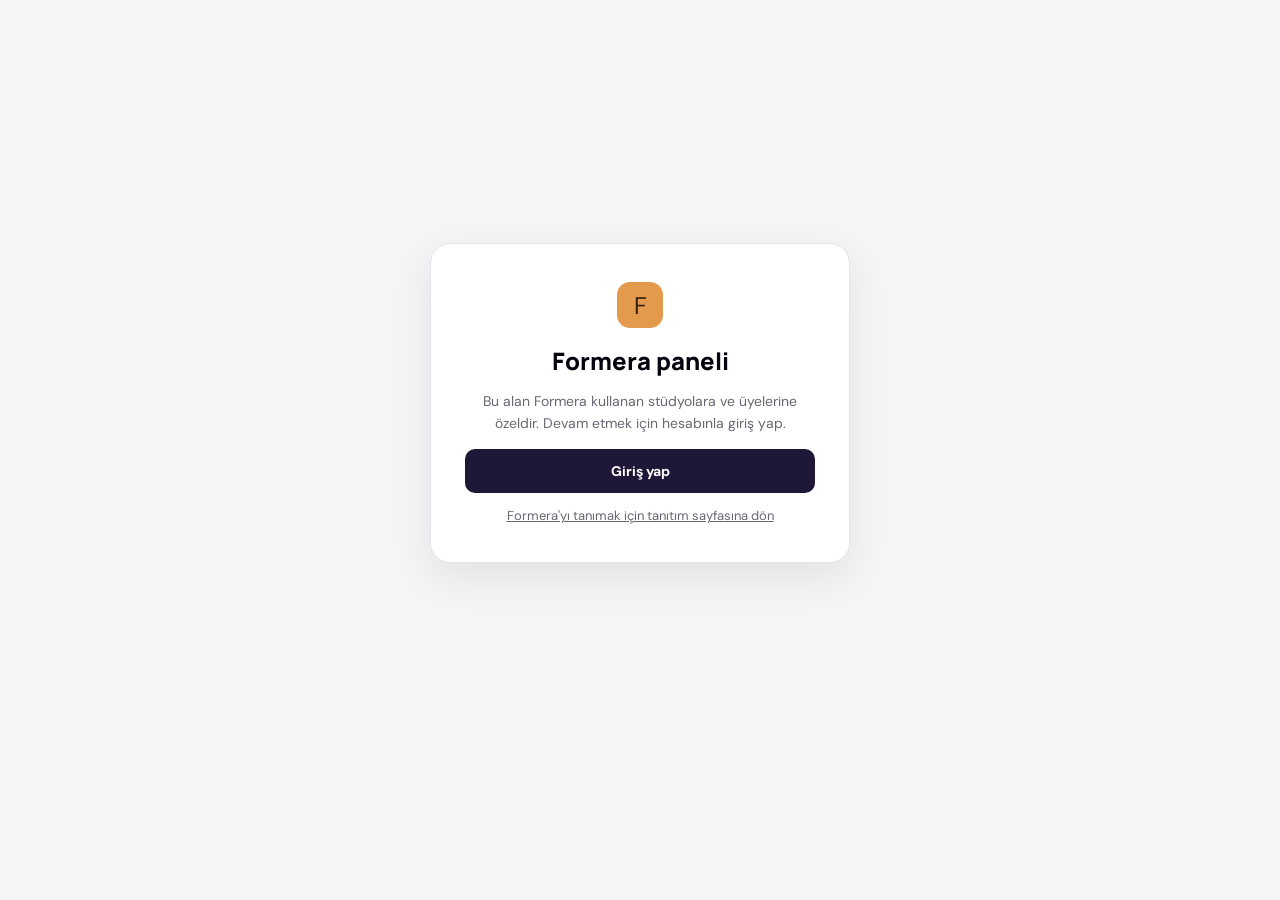
<file: dashboard.html>
<!doctype html>
<html lang="tr">
<head>
  <meta charset="UTF-8" />
  <meta name="viewport" content="width=device-width, initial-scale=1.0" />
  <meta name="theme-color" content="#f5f5f5" />
  <meta name="apple-mobile-web-app-capable" content="yes" />
  <meta name="apple-mobile-web-app-title" content="Formera" />
  <meta name="apple-mobile-web-app-status-bar-style" content="black-translucent" />
  <title>Formera — Stüdyo Yönetimi</title>
  <link rel="manifest" href="manifest.webmanifest?v=20260828-2" />
  <link rel="icon" href="favicon.svg?v=20260828-5" type="image/svg+xml" />
  <link rel="shortcut icon" href="favicon.svg?v=20260828-5" type="image/svg+xml" />
  <link rel="apple-touch-icon" href="assets/apple-touch-icon.png?v=20260828-2" />

  <!-- Yazı tipleri kendi origin'imizden; Google Fonts hotlink'i KVKK gereği kaldırıldı. -->
  <link rel="preload" as="font" type="font/woff2" href="assets/fonts/dm-sans-latin-ext-400-normal.woff2" crossorigin>
  <link rel="stylesheet" href="assets/fonts/fonts.css?v=20260818-1">
  <link rel="stylesheet" href="styles.css?v=20260919-1" />
</head>
<body>
  <div class="app-shell">
    <aside class="sidebar">
      <button class="sidebar-close" type="button" aria-label="Sol menüyü kapat">×</button>
      <a class="brand sidebar-brand" href="./" aria-label="Formera ana sayfa">
        <img class="dashboard-brand-mark" src="assets/formera-favicon.svg?v=20260828-6" alt="" aria-hidden="true" height="32" />
        <span class="dashboard-brand-logo brand-word-logo" aria-label="Formera">form<b>era</b></span>
        <span class="sidebar-studio-brand" id="sidebarStudioBrand" hidden>
          <span class="studio-avatar sidebar-studio-avatar" id="sidebarStudioAvatar">NF</span>
          <span class="sidebar-studio-copy"><strong id="sidebarStudioName">Stüdyo</strong><small id="sidebarStudioTag">İşletme paneli</small></span>
        </span>
      </a>

      <nav class="nav" aria-label="Ana menü">
        <p class="nav-label" data-studio-nav>Stüdyo</p>
        <button class="nav-item active" data-page="dashboard" data-studio-nav><span>⌂</span> Genel bakış</button>
        <button class="nav-item" data-page="members" data-studio-nav><span>♙</span> Üyeler <b id="memberCount">48</b></button>
        <button class="nav-item" data-page="programs" data-studio-nav><span>▤</span> Programlar</button>
        <button class="nav-item" data-page="calendar" data-studio-nav><span>□</span> Seanslar</button>
        <p class="nav-label" data-studio-nav>İşletme</p>
        <button class="nav-item" data-page="finance" data-studio-nav><span>◒</span> Finans</button>
        <button class="nav-item" data-page="team" data-studio-nav><span>♧</span> Ekip</button>
        <button class="nav-more-toggle" type="button" data-studio-nav aria-expanded="false"><span>⋯</span> Daha fazla <b>⌄</b></button>
        <div class="nav-more-group" data-secondary-nav hidden>
          <button class="nav-item" data-page="reports" data-studio-nav><span>↗</span> Haftalık özet</button>
          <button class="nav-item" data-page="growth" data-studio-nav><span>✦</span> İş geliştirme</button>
        </div>
        <p class="nav-label" data-admin-nav>Formera</p>
        <button class="nav-item" data-page="pilot" data-admin-nav><span>⚑</span> Admin · Pilot takibi</button>
        <button class="nav-item" type="button" data-install hidden><span>⤓</span> Ana ekrana ekle</button>
      </nav>

      <div class="studio-card">
        <span class="studio-avatar" id="studioAvatar">NF</span>
        <div><strong id="studioName">NorthFit Studio</strong><small id="studioLocation">Kadıköy · İstanbul</small></div>
        <button aria-label="Stüdyo değiştir" data-action="cycle-studio">↻</button>
      </div>
      <a class="sidebar-powered" id="sidebarPowered" href="index.html" aria-label="Formera ana sayfa" hidden>
        <span class="powered-mark" aria-hidden="true">F</span>
        <span class="powered-copy"><span class="pb">powered by</span><span class="pf">form<b>era</b></span></span>
      </a>
    </aside>
    <div class="sidebar-backdrop" aria-hidden="true"></div>

    <main>
      <header class="topbar">
        <button class="mobile-menu" data-action="toggle-sidebar" aria-label="Menüyü aç">☰</button>
        <label class="search"><span>⌕</span><input placeholder="Üye, program veya işlem ara..." /></label>
        <div class="top-actions">
          <button class="ai-top-button" data-action="ai-assistant" type="button"><span>✦ AI Asistan</span><small>Studio AI</small></button>
          <button class="backend-pill workspace-pill" id="workspaceSwitch" type="button" hidden>Salon paneli</button>
          <button class="backend-pill" id="backendStatus" type="button">Demo mod</button>
          <button class="icon-button" aria-label="Bildirimler">♢<i></i></button>
          <button class="role-switch" id="roleSwitch"><span>İşletmeci</span><small>Üye görünümü</small></button>
          <span class="user-avatar">OY</span>
        </div>
      </header>

      <section class="content" id="appContent">
          <!-- JS çalışmazsa/engellenirse panel boş ekran olarak kalamaz.
               Bu blok ilk render'da JS tarafından değiştirilir; gizleme
               JS'in opt-in'idir, tersi değil. -->
          <section class="empty-state" id="appFallback">
            <span class="eyebrow">FORMERA</span>
            <h1>Panel yüklenemedi</h1>
            <p>Bu sayfa çalışmak için JavaScript'e ihtiyaç duyuyor. Tarayıcında JavaScript kapalıysa aç, açıksa sayfayı yenile.</p>
            <p>Sorun sürerse <a href="./">tanıtım sayfasına</a> dönebilir veya <a href="mailto:destek@formera.me">destek@formera.me</a> adresine yazabilirsin.</p>
          </section>
        </section>
    </main>
  </div>

  <div class="toast" id="toast" role="status"></div>
  <dialog class="modal ai-assistant-modal" id="aiAssistantModal">
    <div class="modal-panel">
      <div class="modal-head">
        <div><span class="eyebrow">STUDIO AI</span><h2>Sesli AI asistan</h2></div>
        <button class="modal-close" aria-label="Kapat">×</button>
      </div>
      <div id="aiAssistantBody"></div>
    </div>
  </dialog>
  <dialog class="modal" id="memberModal">
    <form method="dialog" id="memberForm">
      <div class="modal-head"><div><span class="eyebrow" id="memberModalEyebrow">YENİ KAYIT</span><h2 id="memberModalTitle">Yeni üye ekle</h2></div><button value="cancel" class="modal-close" aria-label="Kapat">×</button></div>
      <label>Ad soyad<input name="name" required placeholder="Örn. Ayşe Yılmaz"></label>
      <div class="form-grid"><label>Antrenör<select name="trainer"></select></label><label>Diyetisyen<select name="dietitian"></select></label></div>
      <label>Paket<select name="package"><option>12 Seans</option><option>8 Seans</option><option>24 Seans</option></select></label>
      <label>Telefon<input name="phone" inputmode="tel" placeholder="05xx xxx xx xx"></label>
      <label>Giriş e-postası<input name="email" type="email" placeholder="uye@email.com"></label>
      <p class="invite-note">Bu e-posta üyenin giriş kimliği olur. Üye aynı e-postayla hesap oluşturunca otomatik üye ekranına düşer.</p>
      <label>Fotoğraf veya avatar<input name="avatar" type="file" accept="image/*"></label>
      <div class="modal-actions"><button value="cancel" class="secondary">Vazgeç</button><button type="submit" value="default" class="primary">Üyeyi kaydet</button></div>
    </form>
  </dialog>
  <dialog class="modal" id="financeModal">
    <form method="dialog" id="financeForm">
      <div class="modal-head"><div><span class="eyebrow">FİNANS</span><h2>Gelir / gider ekle</h2></div><button value="cancel" class="modal-close" aria-label="Kapat">×</button></div>
      <label>İşlem adı<input name="title" required placeholder="Örn. 12 seans paket satışı"></label>
      <div class="form-grid"><label>Tip<select name="type"><option value="income">Gelir</option><option value="expense">Gider</option></select></label><label>Tutar<input name="amount" required inputmode="numeric" placeholder="9600"></label></div>
      <div class="form-grid"><label>Kategori<input name="category" placeholder="Paket satışı"></label><label>Tarih<input name="date" type="date"></label></div>
      <label>Durum<select name="status"><option value="paid">Ödendi</option><option value="pending">Bekliyor</option></select></label>
      <div class="modal-actions"><button value="cancel" class="secondary">Vazgeç</button><button type="submit" value="default" class="primary">İşlemi kaydet</button></div>
    </form>
  </dialog>
  <dialog class="modal" id="programModal">
    <form method="dialog" id="programForm">
      <div class="modal-head"><div><span class="eyebrow">PROGRAM</span><h2>Program oluştur</h2></div><button value="cancel" class="modal-close" aria-label="Kapat">×</button></div>
      <label>Program adı<input name="title" required placeholder="Örn. Alt vücut güç"></label>
      <div class="form-grid"><label>Hedef<input name="goal" placeholder="Kuvvet ve form"></label><label>Seviye<select name="level"><option>Başlangıç</option><option>Orta</option><option>İleri</option><option>Herkes</option></select></label></div>
      <div class="form-grid"><label>Süre / dk<input name="duration" inputmode="numeric" placeholder="45"></label><label>Atanan üye<input name="assigned" placeholder="Selin Aksoy"></label></div>
      <label>Egzersizler<textarea name="exercises" required rows="5" placeholder="Goblet squat · 4 × 10&#10;Romanian deadlift · 3 × 12"></textarea></label>
      <div class="modal-actions"><button value="cancel" class="secondary">Vazgeç</button><button type="submit" value="default" class="primary">Programı kaydet</button></div>
    </form>
  </dialog>
  <dialog class="modal" id="sessionModal">
    <form method="dialog" id="sessionForm">
      <div class="modal-head"><div><span class="eyebrow">TAKVİM</span><h2>Seans ekle</h2></div><button value="cancel" class="modal-close" aria-label="Kapat">×</button></div>
      <div class="form-grid"><label>Tarih<input name="date" type="date" required></label><label>Saat<input name="time" type="time" required></label></div>
      <div class="form-grid"><label>Üye<input name="member" placeholder="Selin Aksoy"></label><label>Antrenör<select name="trainer"></select></label></div>
      <div class="form-grid"><label>Program<input name="program" placeholder="Alt vücut güç"></label><label>Salon<select name="room"><option>Salon A</option><option>Salon B</option><option>Online</option></select></label></div>
      <div class="form-grid"><label>Seans tipi<select name="sessionType"><option value="one_to_one">Birebir</option><option value="group">Grup</option><option value="online">Online</option></select></label><label>Kapasite<input name="capacity" type="number" min="1" max="100" value="1" required></label></div>
      <label class="check-row"><input name="isMakeupSlot" type="checkbox"> <span><strong>Telafi dersi kontenjanı aç</strong><small>Bu slot yalnızca işletmecinin onayladığı telafi talebi için kullanılabilir.</small></span></label>
      <div class="modal-actions"><button value="cancel" class="secondary">Vazgeç</button><button type="submit" value="default" class="primary">Seansı kaydet</button></div>
    </form>
  </dialog>
  <dialog class="modal" id="trainerModal">
    <form method="dialog" id="trainerForm">
      <div class="modal-head"><div><span class="eyebrow">EKİP</span><h2>Ekip üyesi ekle</h2></div><button value="cancel" class="modal-close" aria-label="Kapat">×</button></div>
      <label>Ad<input name="name" required placeholder="Örn. Derya"></label>
      <div class="form-grid"><label>Ekibin rolü<select name="teamRole"><option value="trainer">Antrenör</option><option value="dietitian">Diyetisyen</option></select></label><label>Uzmanlık<input name="specialty" placeholder="Pilates · mobilite"></label></div>
      <div class="form-grid"><label>Telefon<input name="phone" inputmode="tel" placeholder="05xx xxx xx xx"></label><label>Prim %<input name="commission" inputmode="numeric" placeholder="15"></label></div>
      <label>Giriş e-postası<input name="email" type="email" placeholder="antrenor@email.com"></label>
      <p class="invite-note">Bu e-posta ekip üyesinin giriş kimliği olur. Davetli kullanıcı aynı e-postayla giriş yaptığında kendi uzman ekranına yönlenir.</p>
      <label>Fotoğraf veya avatar<input name="avatar" type="file" accept="image/*"></label>
      <div class="modal-actions"><button value="cancel" class="secondary">Vazgeç</button><button type="submit" value="default" class="primary">Ekip üyesini kaydet</button></div>
    </form>
  </dialog>
  <dialog class="modal" id="trainerTaskModal">
    <form method="dialog" id="trainerTaskForm">
      <div class="modal-head"><div><span class="eyebrow">GÖREV</span><h2>Antrenöre görev / öneri ver</h2></div><button value="cancel" class="modal-close" aria-label="Kapat">×</button></div>
      <label>Antrenör<select name="trainer"></select></label>
      <label>Görev başlığı<input name="title" required placeholder="Örn. Riskli üyeleri ara"></label>
      <div class="form-grid"><label>Öncelik<select name="priority"><option value="medium">Normal</option><option value="high">Yüksek</option><option value="low">Düşük</option></select></label><label>Bitiş tarihi<input name="dueDate" type="date"></label></div>
      <label>Not / öneri<textarea name="note" rows="4" placeholder="Kısa açıklama, öneri veya takip notu"></textarea></label>
      <div class="modal-actions"><button value="cancel" class="secondary">Vazgeç</button><button type="submit" value="default" class="primary">Görevi gönder</button></div>
    </form>
  </dialog>
  <dialog class="modal" id="sessionRequestModal">
    <form method="dialog" id="sessionRequestForm">
      <div class="modal-head"><div><span class="eyebrow">SEANS TALEBİ</span><h2>Uygun olduğun zamanı iste</h2></div><button value="cancel" class="modal-close" aria-label="Kapat">×</button></div>
      <div class="form-grid"><label>Tarih<input name="requestedDate" type="date" required></label><label>Saat<input name="requestedTime" type="time"></label></div>
      <label>Not (isteğe bağlı)<textarea name="note" rows="3" maxlength="300" placeholder="Örn. Akşam saatlerini tercih ederim"></textarea></label>
      <div class="modal-actions"><button value="cancel" class="secondary">Vazgeç</button><button type="submit" value="default" class="primary">Talebi gönder</button></div>
    </form>
  </dialog>
  <dialog class="modal" id="announcementModal">
    <form method="dialog" id="announcementForm">
      <div class="modal-head"><div><span class="eyebrow">DUYURU</span><h2>Üyelerine duyuru yaz</h2></div><button value="cancel" class="modal-close" aria-label="Kapat">×</button></div>
      <label>Başlık<input name="title" required maxlength="120" placeholder="Örn. Bu hafta salon 14:00'te kapalı"></label>
      <label>Mesaj<textarea name="body" rows="4" maxlength="1000" placeholder="Üyelerin göreceği duyuru metni"></textarea></label>
      <div class="modal-actions"><button value="cancel" class="secondary">Vazgeç</button><button type="submit" value="default" class="primary">Yayınla</button></div>
    </form>
  </dialog>
  <dialog class="modal" id="measurementModal">
    <form method="dialog" id="measurementForm">
      <div class="modal-head"><div><span class="eyebrow">İLERLEME ÖLÇÜMÜ</span><h2>Üyenin ölçümünü kaydet</h2></div><button value="cancel" class="modal-close" aria-label="Kapat">×</button></div>
      <div class="form-grid"><label>Üye<select name="member"></select></label><label>Tarih<input name="measuredOn" type="date"></label></div>
      <div class="form-grid"><label>Kilo (kg)<input name="weight" type="number" step="0.1" min="0" inputmode="decimal" placeholder="Örn. 78.5"></label><label>Yağ oranı (%)<input name="bodyFat" type="number" step="0.1" min="0" max="100" inputmode="decimal" placeholder="Örn. 22"></label></div>
      <div class="form-grid"><label>Kas (kg)<input name="muscle" type="number" step="0.1" min="0" inputmode="decimal"></label><label>Bel (cm)<input name="waist" type="number" step="0.1" min="0" inputmode="decimal"></label></div>
      <div class="form-grid"><label>Göğüs (cm)<input name="chest" type="number" step="0.1" min="0" inputmode="decimal"></label><label>Kalça (cm)<input name="hip" type="number" step="0.1" min="0" inputmode="decimal"></label></div>
      <div class="form-grid"><label>Kol (cm)<input name="arm" type="number" step="0.1" min="0" inputmode="decimal"></label><label>Bacak (cm)<input name="thigh" type="number" step="0.1" min="0" inputmode="decimal"></label></div>
      <label>Not<textarea name="note" rows="2" placeholder="İsteğe bağlı kısa not"></textarea></label>
      <div class="modal-actions"><button value="cancel" class="secondary">Vazgeç</button><button type="submit" value="default" class="primary">Ölçümü kaydet</button></div>
    </form>
  </dialog>
  <dialog class="modal" id="memberTaskModal">
    <form method="dialog" id="memberTaskForm">
      <div class="modal-head"><div><span class="eyebrow">ÜYE AKSİYONU</span><h2>Üyeye program, görev veya beslenme notu ekle</h2></div><button value="cancel" class="modal-close" aria-label="Kapat">×</button></div>
      <div class="form-grid"><label>Üye<select name="member"></select></label><label>Tür<select name="type"><option value="workout">Antrenman görevi</option><option value="nutrition">Beslenme notu</option><option value="followup">Genel takip görevi</option></select></label></div>
      <label>Başlık<input name="title" required placeholder="Örn. Protein takibi"></label>
      <div class="form-grid"><label>Uzman<select name="trainer"></select></label><label>Bitiş tarihi<input name="dueDate" type="date"></label></div>
      <label>Komut / açıklama<textarea name="note" rows="5" required placeholder="Üyenin göreceği net talimatı yaz. Örn. Bugün her ana öğünde protein kaynağı ekle."></textarea></label>
      <div class="modal-actions"><button value="cancel" class="secondary">Vazgeç</button><button type="submit" value="default" class="primary">Üyeye gönder</button></div>
    </form>
  </dialog>
  <dialog class="modal" id="pilotLeadModal">
    <form method="dialog" id="pilotLeadForm">
      <div class="modal-head"><div><span class="eyebrow">PİLOT ADAYI</span><h2>Pilot adayı ekle</h2></div><button value="cancel" class="modal-close" aria-label="Kapat">×</button></div>
      <label>Yetkili adı<input name="name" required placeholder="Örn. Ayhan Demir"></label>
      <label>Stüdyo adı<input name="studio" required placeholder="Örn. CoreLab PT"></label>
      <div class="form-grid"><label>Şehir<input name="city" placeholder="İstanbul"></label><label>Telefon / WhatsApp<input name="phone" inputmode="tel" placeholder="05xx xxx xx xx"></label></div>
      <div class="form-grid"><label>Üye sayısı<select name="members"><option>0–50</option><option>51–150</option><option>151–300</option><option>300+</option></select></label><label>Aşama<select name="stage"><option value="lead">Başvuru</option><option value="demo">Demo</option><option value="pilot">Pilot</option><option value="proposal">Teklif</option><option value="won">Kazandı</option><option value="lost">Kaybedildi</option></select></label></div>
      <div class="form-grid"><label>Paket<select name="package"><option value="starter">Starter</option><option value="studio" selected>Studio</option><option value="studio_ai">Studio AI</option></select></label><label>Aktivasyon<select name="activationStatus"><option value="pending">Manuel aktivasyon bekliyor</option><option value="active">Aktif</option><option value="paused">Duraklatıldı</option></select></label></div>
      <label>Öncelik / ihtiyaç<input name="goal" placeholder="Örn. Antrenör takibini görünür yapmak"></label>
      <div class="form-grid"><label>Sonraki aksiyon<input name="nextAction" placeholder="Örn. Demo tarihi belirle"></label><label>Takip tarihi<input name="followUpDate" type="date"></label></div>
      <label>Aylık teklif / TL<input name="value" inputmode="numeric" placeholder="1490"></label>
      <div class="modal-actions"><button value="cancel" class="secondary">Vazgeç</button><button type="submit" value="default" class="primary">Adayı kaydet</button></div>
    </form>
  </dialog>
  <dialog class="modal signature-modal" id="signatureModal">
    <form method="dialog" id="signatureForm">
      <div class="modal-head"><div><span class="eyebrow">İMZA</span><h2>Dijital onay al</h2></div><button value="cancel" class="modal-close" aria-label="Kapat">×</button></div>
      <label>Üye<input name="member" required placeholder="Selin Aksoy"></label>
      <label>Onay tipi<select name="type"><option>Aydınlatma ve üyelik onayı</option><option>PT paket sözleşmesi</option><option>Ölçüm ve takip onayı</option><option>Seans katılım onayı</option></select></label>
      <div class="signature-pad-wrap">
        <canvas id="signatureCanvas" width="620" height="220" aria-label="İmza alanı"></canvas>
        <small>Üye parmağıyla veya mouse ile imza atabilir.</small>
      </div>
      <div class="modal-actions"><button type="button" class="secondary" data-action="clear-signature">Temizle</button><button value="cancel" class="secondary">Vazgeç</button><button type="submit" value="default" class="primary">İmzayı kaydet</button></div>
    </form>
  </dialog>
  <dialog class="modal" id="studioBrandModal">
    <form method="dialog" id="studioBrandForm">
      <div class="modal-head"><div><span class="eyebrow">MARKA</span><h2>Sayfayı özelleştir</h2></div><button value="cancel" class="modal-close" aria-label="Kapat">×</button></div>
      <label>İşletme adı<input name="name" required placeholder="NorthFit Studio"></label>
      <label>Konum / kısa açıklama<input name="location" placeholder="Kadıköy · İstanbul"></label>
      <label>Tam adres<textarea name="address" rows="3" placeholder="Cadde, sokak, bina no, ilçe / şehir"></textarea></label>
      <div class="form-grid"><label>Telefon<input name="phone" inputmode="tel" placeholder="05xx xxx xx xx"></label><label>WhatsApp<input name="whatsapp" inputmode="tel" placeholder="905xx xxx xx xx"></label></div>
      <div class="form-grid"><label>Instagram<input name="instagram" placeholder="@studiohesabi"></label><label>Web sitesi<input name="website" inputmode="url" placeholder="https://..."></label></div>
      <label>Google Maps / konum linki<input name="mapUrl" inputmode="url" placeholder="https://maps.google.com/..."></label>
      <div class="form-grid"><label>Kısa kod<input name="initials" maxlength="4" placeholder="NF"></label><label>Vurgu rengi<input name="accentColor" type="color" value="#d9ff64"></label></div>
      <label>Logo veya işletme avatarı<input name="logo" type="file" accept="image/*"></label>
      <div class="modal-actions"><button value="cancel" class="secondary">Vazgeç</button><button type="submit" value="default" class="primary">Markayı kaydet</button></div>
    </form>
  </dialog>
  <dialog class="modal onboarding-modal" id="onboardingModal">
    <form method="dialog" id="onboardingForm">
      <div class="modal-head">
        <div><span class="eyebrow" id="onboardingEyebrow">İLK KURULUM</span><h2 id="onboardingTitle">Salonunu 5 adımda hazırla</h2></div>
        <button type="button" class="modal-close" id="onboardingClose" aria-label="Kapat">×</button>
      </div>
      <div class="onboarding-progress" aria-label="Kurulum adımları">
        <span class="active">1</span><span>2</span><span>3</span><span>4</span><span>5</span>
      </div>
      <section class="onboarding-step active" data-step="0">
        <h3>İşletme bilgileri</h3>
        <label>Salon adı<input name="studioName" required placeholder="Örn. NorthFit Studio"></label>
        <label>İşletme sahibi<input name="ownerName" required placeholder="Örn. Ömer Yıldız"></label>
        <div class="form-grid"><label>Kısa konum<input name="studioLocation" placeholder="Kadıköy · İstanbul"></label><label>Telefon<input name="studioPhone" inputmode="tel" placeholder="05xx xxx xx xx"></label></div>
        <label>Adres<textarea name="studioAddress" rows="3" placeholder="Cadde, sokak, bina no, ilçe / şehir"></textarea></label>
        <div class="form-grid"><label>Instagram<input name="studioInstagram" placeholder="@studiohesabi"></label><label>Logo<input name="studioLogo" type="file" accept="image/*"></label></div>
      </section>
      <section class="onboarding-step" data-step="1">
        <h3>İlk antrenör</h3>
        <label>Ad soyad<input name="trainerName" required placeholder="Örn. Ece Yılmaz"></label>
        <div class="form-grid"><label>E-posta<input name="trainerEmail" type="email" placeholder="antrenor@email.com"></label><label>Telefon<input name="trainerPhone" inputmode="tel" placeholder="05xx xxx xx xx"></label></div>
        <label>Uzmanlık<input name="trainerSpecialty" placeholder="Kuvvet · postür · kilo kontrol"></label>
      </section>
      <section class="onboarding-step" data-step="2">
        <h3>İlk üye</h3>
        <label>Ad soyad<input name="memberName" required placeholder="Örn. Selin Aksoy"></label>
        <div class="form-grid"><label>E-posta<input name="memberEmail" type="email" placeholder="uye@email.com"></label><label>Telefon<input name="memberPhone" inputmode="tel" placeholder="05xx xxx xx xx"></label></div>
        <label>Paket<select name="memberPackage"><option>12 Seans</option><option>8 Seans</option><option>24 Seans</option></select></label>
      </section>
      <section class="onboarding-step" data-step="3">
        <h3>İlk program</h3>
        <label>Program adı<input name="programTitle" required placeholder="Örn. Başlangıç full body"></label>
        <div class="form-grid"><label>Hedef<input name="programGoal" placeholder="Kuvvet ve form"></label><label>Süre / dk<input name="programDuration" inputmode="numeric" placeholder="45"></label></div>
        <label>Egzersizler<textarea name="programExercises" required rows="5" placeholder="Goblet squat · 3 × 12&#10;TRX row · 3 × 10&#10;Dead bug · 3 × 12"></textarea></label>
      </section>
      <section class="onboarding-step" data-step="4">
        <h3>Hazırız</h3>
        <p class="modal-note">İşletme profilin, ilk antrenörün, üyen ve programın hazır. Giriş e-postası girilen ekip üyelerine Formera’ya katılım bağlantısı gönderilir.</p>
        <div class="setup-summary">
          <div><span>1</span><strong>İşletme profili</strong><small>Logo, adres ve iletişim</small></div>
          <div><span>2</span><strong>Ekip + üye</strong><small>Giriş e-postalarıyla hazır</small></div>
          <div><span>3</span><strong>İlk program</strong><small>Üye ekranına atanır</small></div>
        </div>
      </section>
      <div class="modal-actions onboarding-actions">
        <button type="button" class="secondary" id="onboardingSkip">Kurulumu sonra tamamla</button>
        <button type="button" class="secondary" id="onboardingBack">Geri</button>
        <button type="button" class="primary" id="onboardingNext">İleri</button>
        <button type="submit" class="primary" id="onboardingFinish">Hoş geldin, panele geç</button>
      </div>
    </form>
  </dialog>
  <dialog class="modal" id="trialModal">
    <div class="modal-panel trial-panel">
      <div class="trial-celebration" aria-hidden="true">✦ &nbsp; ✦ &nbsp; 🎉 &nbsp; ✦ &nbsp; ✦</div>
      <div class="modal-head"><div><span class="eyebrow">KUTLAMA · FORMERA PİLOT</span><h2>Harika, stüdyon hazır!</h2></div><button class="modal-close" id="closeTrialModal" aria-label="Kapat">×</button></div>
      <p class="trial-intro">Şimdi hiçbir kart bilgisi girmeden 14 günlük canlı Formera deneyimini başlatabilirsin.</p>
      <div class="setup-summary trial-summary">
        <div><span>14</span><strong>Günlük deneme</strong><small>Kart bilgisi gerekmez</small></div>
        <div><span>✓</span><strong>Canlı stüdyo paneli</strong><small>Ekip, üye, program ve seans akışı</small></div>
        <div><span>→</span><strong>Sonraki adım</strong><small>Deneme sonunda planını birlikte seçersin</small></div>
      </div>
      <p class="modal-note">Denemeyi başlattığında stüdyo panelin aktif kalır. Ödeme bilgisi bu ekranda alınmaz; pilot paket aktivasyonu şimdilik manuel yürütülür.</p>
      <div class="modal-actions"><button type="button" class="secondary" id="reviewPlansLater">Planları sonra incele</button><button type="button" class="primary" id="startPilotTrial">14 günlük denemeyi başlat</button></div>
    </div>
  </dialog>
  <dialog class="modal" id="supabaseModal">
    <div class="modal-panel formera-login-panel">
      <div class="formera-login-top">
        <a class="formera-login-brand" href="index.html" aria-label="Formera ana sayfa">
          <span class="brand-mark" aria-hidden="true">F</span><span class="brand-word-logo">form<b>era</b></span>
        </a>
        <button class="modal-close" id="closeSupabaseModal" aria-label="Kapat">×</button>
      </div>
      <div class="formera-login-copy">
        <h2 id="supabaseModalTitle">Formera hesabına giriş</h2>
        <p id="loginWelcomeText">İşletme, antrenör veya üye hesabınla devam et.</p>
      </div>
      <div class="login-tabs formera-login-tabs" id="loginTabs" role="tablist" aria-label="Giriş rolü">
        <button type="button" class="active" data-login-role="owner" role="tab" aria-selected="true"><span>◫</span> İşletme</button>
        <button type="button" data-login-role="trainer" role="tab" aria-selected="false"><span>⌁</span> Antrenör</button>
        <button type="button" data-login-role="member" role="tab" aria-selected="false"><span>◌</span> Üye</button>
      </div>
      <form id="supabaseConfigForm">
        <label>Project URL<input name="url" required placeholder="https://xxxxx.supabase.co"></label>
        <label>Anon public key<textarea name="anonKey" required rows="4" placeholder="eyJhbGciOi..."></textarea></label>
        <div class="modal-actions"><button type="button" class="secondary" id="clearSupabaseConfig">Bağlantıyı temizle</button><button type="submit" class="primary">Ayarları kaydet</button></div>
      </form>
      <div class="account-alert" id="accountAlert" role="status" aria-live="polite"></div>
      <form id="supabaseAuthForm" class="formera-login-form">
        <button type="button" class="google-signin-button" id="googleSignIn"><span class="google-signin-mark" aria-hidden="true">G</span> Google ile devam et</button>
        <div class="login-divider" id="googleLoginDivider" aria-hidden="true"><span>veya e-posta ile</span></div>
        <label id="loginEmailLabel">İşletme e-postası<input name="email" type="email" required placeholder="owner@email.com"></label>
        <label>Şifre<span class="password-field"><input name="password" type="password" required placeholder="Şifreni gir"><button type="button" id="togglePassword" aria-label="Şifreyi göster">👁</button></span></label>
        <div class="modal-actions formera-login-actions"><button type="submit" class="primary">Giriş yap</button><button type="button" class="secondary" id="signupSupabase">İşletme hesabı oluştur</button></div>
        <div class="formera-login-utility"><button type="button" class="text-button" id="switchSupabaseAccount">Başka hesapla giriş yap</button><button type="button" class="text-button" id="logoutSupabase">Çıkış yap</button></div>
      </form>
      <p class="formera-login-footer">İşletme hesabı açtığında kart bilgisi istemeden 14 günlük canlı deneme başlatırsın. Antrenör ve üye hesapları yalnızca kişisel davet bağlantısıyla etkinleştirilir. <a href="privacy.html" target="_blank" rel="noopener">Gizlilik Politikası</a> · <a href="terms.html" target="_blank" rel="noopener">Kullanım Koşulları</a></p>
    </div>
  </dialog>

  <dialog class="modal" id="inviteModal" aria-labelledby="inviteModalTitle">
    <form method="dialog" id="inviteForm" class="stack-form">
      <div class="modal-head">
        <div>
          <p class="eyebrow">DAVET GÖNDERİMİ</p>
          <h3 id="inviteModalTitle">Formera davetini onayla</h3>
        </div>
        <button type="button" class="modal-close" value="cancel" aria-label="Kapat">×</button>
      </div>
      <p class="muted">Davet, yalnızca aşağıdaki gönderimi onayladığında e-posta olarak iletilir.</p>
      <label>
        Alıcı
        <input id="inviteRecipient" type="text" readonly>
      </label>
      <label>
        Gönderim önizlemesi
        <textarea id="inviteMessage" rows="6" readonly></textarea>
      </label>
      <p class="helper-text">Alıcı, güvenli bağlantıdan şifresini belirler ve rolüne uygun Formera alanına yönlendirilir.</p>
      <div class="modal-actions">
        <button type="button" class="secondary" value="cancel">Vazgeç</button>
        <button type="submit" class="primary">Daveti gönder</button>
      </div>
    </form>
  </dialog>

  <input id="fullBackupImport" type="file" accept="application/json" hidden>
  <script src="config.js?v=20260728-1"></script>
  <!-- supabase-js 2.112.3, sabit sürümle repoda tutulur. CDN bağımlılığı yok:
       kesinti, kurumsal firewall veya ülke bazlı engel paneli kilitleyemez. -->
  <script src="vendor/supabase-js-2.112.3.min.js?v=20260817-1"></script>
  <script src="pwa.js?v=20260729-1"></script>
  <script src="app.js?v=20260919-1"></script>
  <script src="install.js?v=20260828-1"></script>

</body>
</html>
</file>
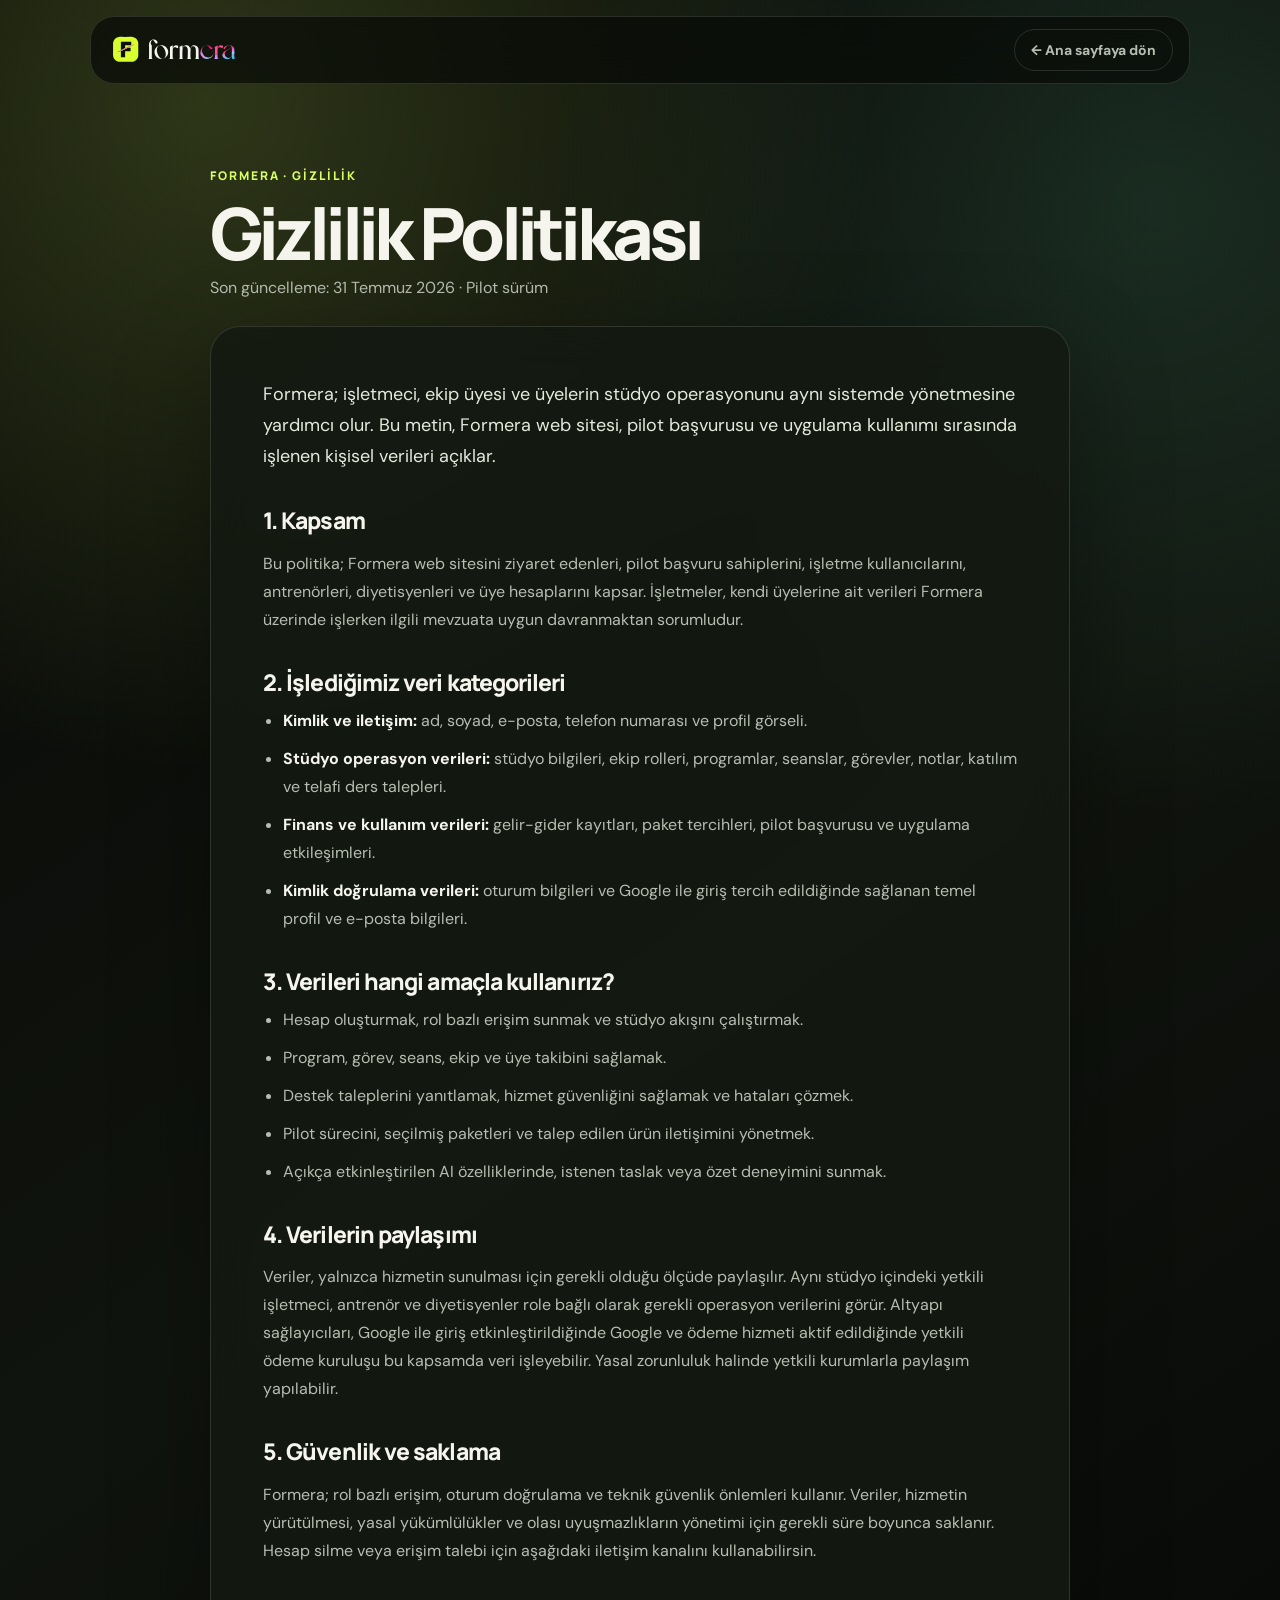
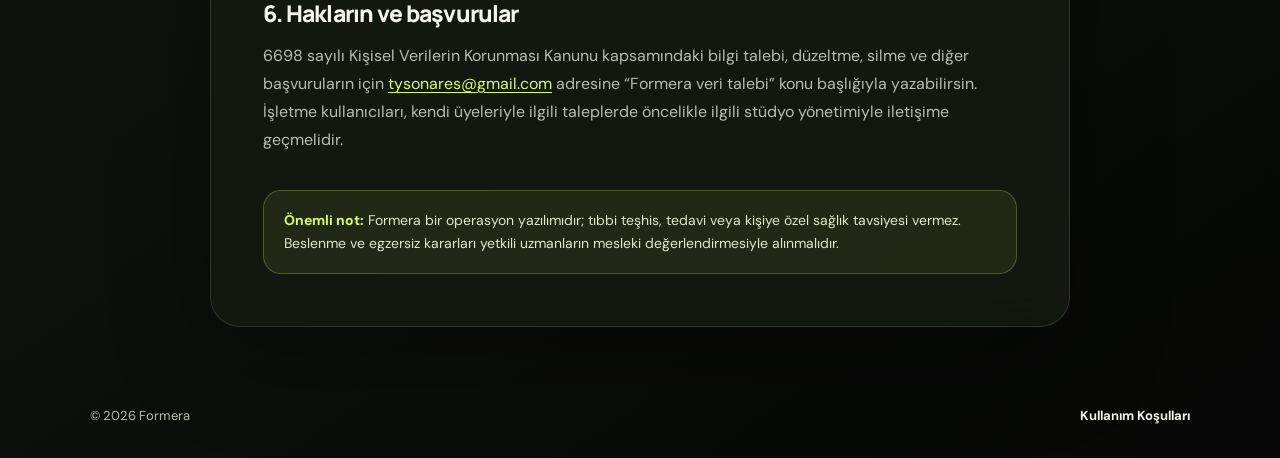
<file: privacy.html>
<!doctype html>
<html lang="tr">
<head>
  <meta charset="UTF-8" />
  <meta name="viewport" content="width=device-width, initial-scale=1.0" />
  <meta name="theme-color" content="#090b08" />
  <meta name="description" content="Formera Gizlilik Politikası" />
  <title>Gizlilik Politikası — Formera</title>
  <link rel="icon" href="favicon.svg?v=20260828-5" type="image/svg+xml" />
  <link rel="apple-touch-icon" href="favicon.svg?v=20260828-5" />
  <link rel="preconnect" href="https://fonts.googleapis.com">
  <link rel="preconnect" href="https://fonts.gstatic.com" crossorigin>
  <link href="https://fonts.googleapis.com/css2?family=DM+Sans:wght@400;500;600;700&family=Manrope:wght@600;700;800&display=swap" rel="stylesheet">
  <link rel="stylesheet" href="legal.css?v=20260731-1" />
</head>
<body>
  <div class="noise" aria-hidden="true"></div>
  <header class="legal-header">
    <a class="brand" href="index.html" aria-label="Formera ana sayfa"><img src="assets/formera-logo.svg?v=20260726-2" alt="Formera" /></a>
    <a class="back-link" href="index.html">← Ana sayfaya dön</a>
  </header>
  <main class="legal-wrap">
    <section class="legal-hero">
      <span>FORMERA · GİZLİLİK</span>
      <h1>Gizlilik Politikası</h1>
      <p>Son güncelleme: 31 Temmuz 2026 · Pilot sürüm</p>
    </section>
    <article class="legal-card">
      <p class="lead">Formera; işletmeci, ekip üyesi ve üyelerin stüdyo operasyonunu aynı sistemde yönetmesine yardımcı olur. Bu metin, Formera web sitesi, pilot başvurusu ve uygulama kullanımı sırasında işlenen kişisel verileri açıklar.</p>
      <h2>1. Kapsam</h2>
      <p>Bu politika; Formera web sitesini ziyaret edenleri, pilot başvuru sahiplerini, işletme kullanıcılarını, antrenörleri, diyetisyenleri ve üye hesaplarını kapsar. İşletmeler, kendi üyelerine ait verileri Formera üzerinde işlerken ilgili mevzuata uygun davranmaktan sorumludur.</p>
      <h2>2. İşlediğimiz veri kategorileri</h2>
      <ul>
        <li><strong>Kimlik ve iletişim:</strong> ad, soyad, e-posta, telefon numarası ve profil görseli.</li>
        <li><strong>Stüdyo operasyon verileri:</strong> stüdyo bilgileri, ekip rolleri, programlar, seanslar, görevler, notlar, katılım ve telafi ders talepleri.</li>
        <li><strong>Finans ve kullanım verileri:</strong> gelir-gider kayıtları, paket tercihleri, pilot başvurusu ve uygulama etkileşimleri.</li>
        <li><strong>Kimlik doğrulama verileri:</strong> oturum bilgileri ve Google ile giriş tercih edildiğinde sağlanan temel profil ve e-posta bilgileri.</li>
      </ul>
      <h2>3. Verileri hangi amaçla kullanırız?</h2>
      <ul>
        <li>Hesap oluşturmak, rol bazlı erişim sunmak ve stüdyo akışını çalıştırmak.</li>
        <li>Program, görev, seans, ekip ve üye takibini sağlamak.</li>
        <li>Destek taleplerini yanıtlamak, hizmet güvenliğini sağlamak ve hataları çözmek.</li>
        <li>Pilot sürecini, seçilmiş paketleri ve talep edilen ürün iletişimini yönetmek.</li>
        <li>Açıkça etkinleştirilen AI özelliklerinde, istenen taslak veya özet deneyimini sunmak.</li>
      </ul>
      <h2>4. Verilerin paylaşımı</h2>
      <p>Veriler, yalnızca hizmetin sunulması için gerekli olduğu ölçüde paylaşılır. Aynı stüdyo içindeki yetkili işletmeci, antrenör ve diyetisyenler role bağlı olarak gerekli operasyon verilerini görür. Altyapı sağlayıcıları, Google ile giriş etkinleştirildiğinde Google ve ödeme hizmeti aktif edildiğinde yetkili ödeme kuruluşu bu kapsamda veri işleyebilir. Yasal zorunluluk halinde yetkili kurumlarla paylaşım yapılabilir.</p>
      <h2>5. Güvenlik ve saklama</h2>
      <p>Formera; rol bazlı erişim, oturum doğrulama ve teknik güvenlik önlemleri kullanır. Veriler, hizmetin yürütülmesi, yasal yükümlülükler ve olası uyuşmazlıkların yönetimi için gerekli süre boyunca saklanır. Hesap silme veya erişim talebi için aşağıdaki iletişim kanalını kullanabilirsin.</p>
      <h2>6. Hakların ve başvurular</h2>
      <p>6698 sayılı Kişisel Verilerin Korunması Kanunu kapsamındaki bilgi talebi, düzeltme, silme ve diğer başvuruların için <a href="mailto:tysonares@gmail.com">tysonares@gmail.com</a> adresine “Formera veri talebi” konu başlığıyla yazabilirsin. İşletme kullanıcıları, kendi üyeleriyle ilgili taleplerde öncelikle ilgili stüdyo yönetimiyle iletişime geçmelidir.</p>
      <aside class="legal-note"><strong>Önemli not:</strong> Formera bir operasyon yazılımıdır; tıbbi teşhis, tedavi veya kişiye özel sağlık tavsiyesi vermez. Beslenme ve egzersiz kararları yetkili uzmanların mesleki değerlendirmesiyle alınmalıdır.</aside>
    </article>
  </main>
  <footer class="legal-footer"><span>© 2026 Formera</span><a href="terms.html">Kullanım Koşulları</a></footer>
</body>
</html>
</file>
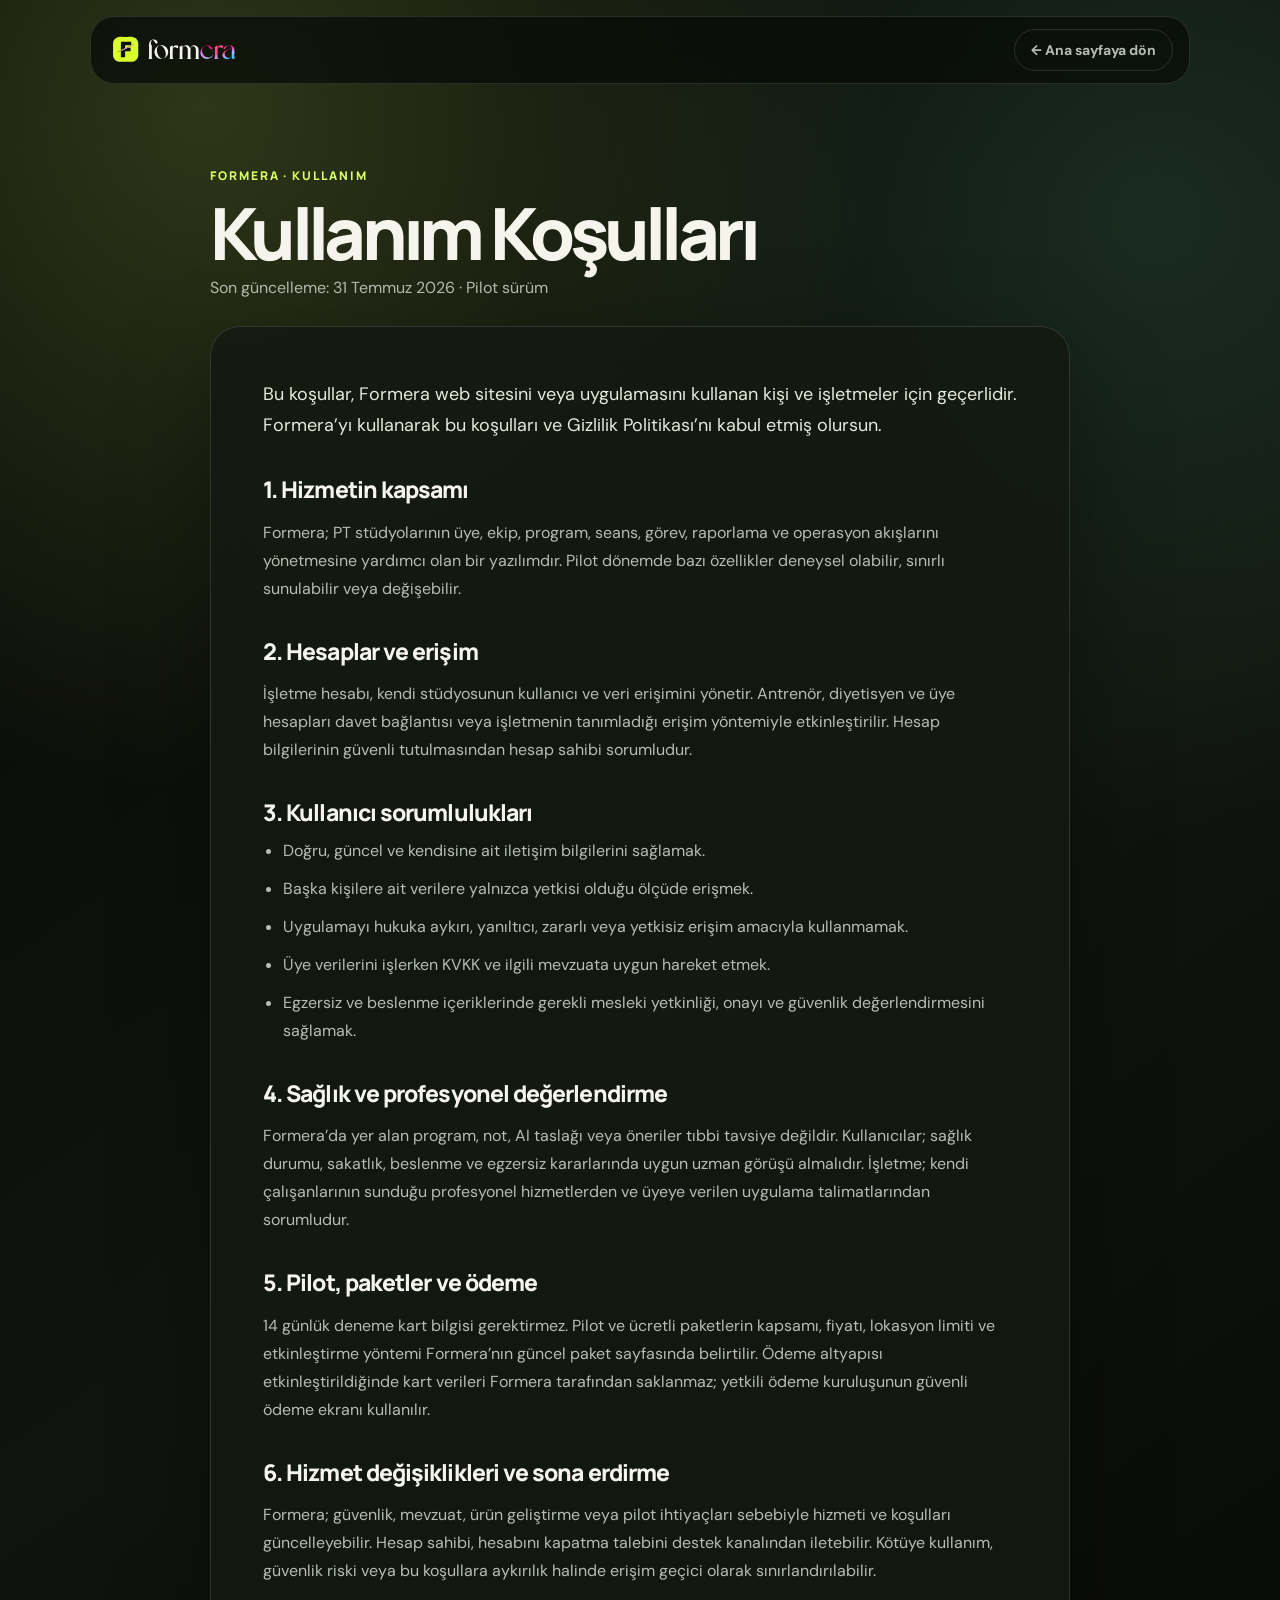
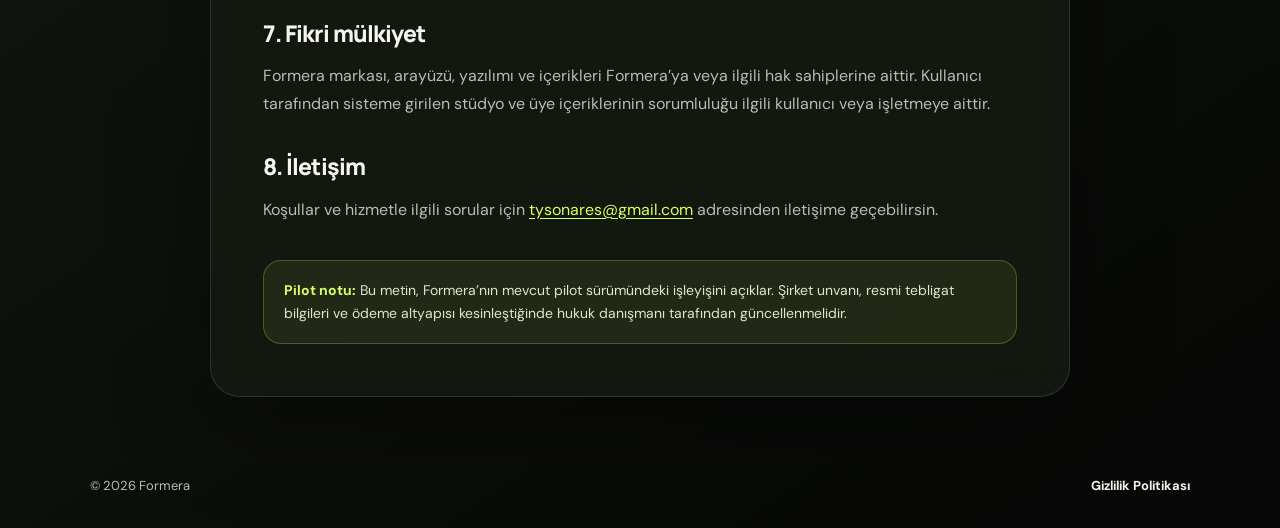
<file: terms.html>
<!doctype html>
<html lang="tr">
<head>
  <meta charset="UTF-8" />
  <meta name="viewport" content="width=device-width, initial-scale=1.0" />
  <meta name="theme-color" content="#090b08" />
  <meta name="description" content="Formera Kullanım Koşulları" />
  <title>Kullanım Koşulları — Formera</title>
  <link rel="icon" href="favicon.svg?v=20260828-5" type="image/svg+xml" />
  <link rel="apple-touch-icon" href="favicon.svg?v=20260828-5" />
  <link rel="preconnect" href="https://fonts.googleapis.com">
  <link rel="preconnect" href="https://fonts.gstatic.com" crossorigin>
  <link href="https://fonts.googleapis.com/css2?family=DM+Sans:wght@400;500;600;700&family=Manrope:wght@600;700;800&display=swap" rel="stylesheet">
  <link rel="stylesheet" href="legal.css?v=20260731-1" />
</head>
<body>
  <div class="noise" aria-hidden="true"></div>
  <header class="legal-header">
    <a class="brand" href="index.html" aria-label="Formera ana sayfa"><img src="assets/formera-logo.svg?v=20260726-2" alt="Formera" /></a>
    <a class="back-link" href="index.html">← Ana sayfaya dön</a>
  </header>
  <main class="legal-wrap">
    <section class="legal-hero">
      <span>FORMERA · KULLANIM</span>
      <h1>Kullanım Koşulları</h1>
      <p>Son güncelleme: 31 Temmuz 2026 · Pilot sürüm</p>
    </section>
    <article class="legal-card">
      <p class="lead">Bu koşullar, Formera web sitesini veya uygulamasını kullanan kişi ve işletmeler için geçerlidir. Formera’yı kullanarak bu koşulları ve Gizlilik Politikası’nı kabul etmiş olursun.</p>
      <h2>1. Hizmetin kapsamı</h2>
      <p>Formera; PT stüdyolarının üye, ekip, program, seans, görev, raporlama ve operasyon akışlarını yönetmesine yardımcı olan bir yazılımdır. Pilot dönemde bazı özellikler deneysel olabilir, sınırlı sunulabilir veya değişebilir.</p>
      <h2>2. Hesaplar ve erişim</h2>
      <p>İşletme hesabı, kendi stüdyosunun kullanıcı ve veri erişimini yönetir. Antrenör, diyetisyen ve üye hesapları davet bağlantısı veya işletmenin tanımladığı erişim yöntemiyle etkinleştirilir. Hesap bilgilerinin güvenli tutulmasından hesap sahibi sorumludur.</p>
      <h2>3. Kullanıcı sorumlulukları</h2>
      <ul>
        <li>Doğru, güncel ve kendisine ait iletişim bilgilerini sağlamak.</li>
        <li>Başka kişilere ait verilere yalnızca yetkisi olduğu ölçüde erişmek.</li>
        <li>Uygulamayı hukuka aykırı, yanıltıcı, zararlı veya yetkisiz erişim amacıyla kullanmamak.</li>
        <li>Üye verilerini işlerken KVKK ve ilgili mevzuata uygun hareket etmek.</li>
        <li>Egzersiz ve beslenme içeriklerinde gerekli mesleki yetkinliği, onayı ve güvenlik değerlendirmesini sağlamak.</li>
      </ul>
      <h2>4. Sağlık ve profesyonel değerlendirme</h2>
      <p>Formera’da yer alan program, not, AI taslağı veya öneriler tıbbi tavsiye değildir. Kullanıcılar; sağlık durumu, sakatlık, beslenme ve egzersiz kararlarında uygun uzman görüşü almalıdır. İşletme; kendi çalışanlarının sunduğu profesyonel hizmetlerden ve üyeye verilen uygulama talimatlarından sorumludur.</p>
      <h2>5. Pilot, paketler ve ödeme</h2>
      <p>14 günlük deneme kart bilgisi gerektirmez. Pilot ve ücretli paketlerin kapsamı, fiyatı, lokasyon limiti ve etkinleştirme yöntemi Formera’nın güncel paket sayfasında belirtilir. Ödeme altyapısı etkinleştirildiğinde kart verileri Formera tarafından saklanmaz; yetkili ödeme kuruluşunun güvenli ödeme ekranı kullanılır.</p>
      <h2>6. Hizmet değişiklikleri ve sona erdirme</h2>
      <p>Formera; güvenlik, mevzuat, ürün geliştirme veya pilot ihtiyaçları sebebiyle hizmeti ve koşulları güncelleyebilir. Hesap sahibi, hesabını kapatma talebini destek kanalından iletebilir. Kötüye kullanım, güvenlik riski veya bu koşullara aykırılık halinde erişim geçici olarak sınırlandırılabilir.</p>
      <h2>7. Fikri mülkiyet</h2>
      <p>Formera markası, arayüzü, yazılımı ve içerikleri Formera’ya veya ilgili hak sahiplerine aittir. Kullanıcı tarafından sisteme girilen stüdyo ve üye içeriklerinin sorumluluğu ilgili kullanıcı veya işletmeye aittir.</p>
      <h2>8. İletişim</h2>
      <p>Koşullar ve hizmetle ilgili sorular için <a href="mailto:tysonares@gmail.com">tysonares@gmail.com</a> adresinden iletişime geçebilirsin.</p>
      <aside class="legal-note"><strong>Pilot notu:</strong> Bu metin, Formera’nın mevcut pilot sürümündeki işleyişini açıklar. Şirket unvanı, resmi tebligat bilgileri ve ödeme altyapısı kesinleştiğinde hukuk danışmanı tarafından güncellenmelidir.</aside>
    </article>
  </main>
  <footer class="legal-footer"><span>© 2026 Formera</span><a href="privacy.html">Gizlilik Politikası</a></footer>
</body>
</html>
</file>
<file: assets/fonts/fonts.css>
/* Formera yazı tipleri — kendi origin'imizden servis edilir.
   Google Fonts hotlink'i kaldırıldı: her ziyaretçinin IP'si Google'a gidiyordu
   (KVKK/GDPR). Dosyalar @fontsource paketlerinden alındı, lisanslar yanında.
   unicode-range ile latin ve latin-ext ayrı: Türkçe karakterler latin-ext'te. */

/* --- DM Sans (gövde) --- */
@font-face{font-family:"DM Sans";font-style:normal;font-weight:400;font-display:swap;
  src:url("dm-sans-latin-400-normal.woff2") format("woff2");
  unicode-range:U+0000-00FF,U+0131,U+0152-0153,U+02BB-02BC,U+02C6,U+02DA,U+02DC,U+2000-206F,U+2074,U+20AC,U+2122,U+2191,U+2193,U+2212,U+2215,U+FEFF,U+FFFD}
@font-face{font-family:"DM Sans";font-style:normal;font-weight:400;font-display:swap;
  src:url("dm-sans-latin-ext-400-normal.woff2") format("woff2");
  unicode-range:U+0100-024F,U+0259,U+1E00-1EFF,U+2020,U+20A0-20AB,U+20AD-20CF,U+2113,U+2C60-2C7F,U+A720-A7FF}
@font-face{font-family:"DM Sans";font-style:normal;font-weight:500;font-display:swap;
  src:url("dm-sans-latin-500-normal.woff2") format("woff2");
  unicode-range:U+0000-00FF,U+0131,U+0152-0153,U+02BB-02BC,U+02C6,U+02DA,U+02DC,U+2000-206F,U+2074,U+20AC,U+2122,U+2191,U+2193,U+2212,U+2215,U+FEFF,U+FFFD}
@font-face{font-family:"DM Sans";font-style:normal;font-weight:500;font-display:swap;
  src:url("dm-sans-latin-ext-500-normal.woff2") format("woff2");
  unicode-range:U+0100-024F,U+0259,U+1E00-1EFF,U+2020,U+20A0-20AB,U+20AD-20CF,U+2113,U+2C60-2C7F,U+A720-A7FF}
@font-face{font-family:"DM Sans";font-style:normal;font-weight:600;font-display:swap;
  src:url("dm-sans-latin-600-normal.woff2") format("woff2");
  unicode-range:U+0000-00FF,U+0131,U+0152-0153,U+02BB-02BC,U+02C6,U+02DA,U+02DC,U+2000-206F,U+2074,U+20AC,U+2122,U+2191,U+2193,U+2212,U+2215,U+FEFF,U+FFFD}
@font-face{font-family:"DM Sans";font-style:normal;font-weight:600;font-display:swap;
  src:url("dm-sans-latin-ext-600-normal.woff2") format("woff2");
  unicode-range:U+0100-024F,U+0259,U+1E00-1EFF,U+2020,U+20A0-20AB,U+20AD-20CF,U+2113,U+2C60-2C7F,U+A720-A7FF}
@font-face{font-family:"DM Sans";font-style:normal;font-weight:700;font-display:swap;
  src:url("dm-sans-latin-700-normal.woff2") format("woff2");
  unicode-range:U+0000-00FF,U+0131,U+0152-0153,U+02BB-02BC,U+02C6,U+02DA,U+02DC,U+2000-206F,U+2074,U+20AC,U+2122,U+2191,U+2193,U+2212,U+2215,U+FEFF,U+FFFD}
@font-face{font-family:"DM Sans";font-style:normal;font-weight:700;font-display:swap;
  src:url("dm-sans-latin-ext-700-normal.woff2") format("woff2");
  unicode-range:U+0100-024F,U+0259,U+1E00-1EFF,U+2020,U+20A0-20AB,U+20AD-20CF,U+2113,U+2C60-2C7F,U+A720-A7FF}

/* --- Manrope (başlık) --- */
@font-face{font-family:"Manrope";font-style:normal;font-weight:500;font-display:swap;
  src:url("manrope-latin-500-normal.woff2") format("woff2");
  unicode-range:U+0000-00FF,U+0131,U+0152-0153,U+02BB-02BC,U+02C6,U+02DA,U+02DC,U+2000-206F,U+2074,U+20AC,U+2122,U+2191,U+2193,U+2212,U+2215,U+FEFF,U+FFFD}
@font-face{font-family:"Manrope";font-style:normal;font-weight:500;font-display:swap;
  src:url("manrope-latin-ext-500-normal.woff2") format("woff2");
  unicode-range:U+0100-024F,U+0259,U+1E00-1EFF,U+2020,U+20A0-20AB,U+20AD-20CF,U+2113,U+2C60-2C7F,U+A720-A7FF}
@font-face{font-family:"Manrope";font-style:normal;font-weight:600;font-display:swap;
  src:url("manrope-latin-600-normal.woff2") format("woff2");
  unicode-range:U+0000-00FF,U+0131,U+0152-0153,U+02BB-02BC,U+02C6,U+02DA,U+02DC,U+2000-206F,U+2074,U+20AC,U+2122,U+2191,U+2193,U+2212,U+2215,U+FEFF,U+FFFD}
@font-face{font-family:"Manrope";font-style:normal;font-weight:600;font-display:swap;
  src:url("manrope-latin-ext-600-normal.woff2") format("woff2");
  unicode-range:U+0100-024F,U+0259,U+1E00-1EFF,U+2020,U+20A0-20AB,U+20AD-20CF,U+2113,U+2C60-2C7F,U+A720-A7FF}
@font-face{font-family:"Manrope";font-style:normal;font-weight:700;font-display:swap;
  src:url("manrope-latin-700-normal.woff2") format("woff2");
  unicode-range:U+0000-00FF,U+0131,U+0152-0153,U+02BB-02BC,U+02C6,U+02DA,U+02DC,U+2000-206F,U+2074,U+20AC,U+2122,U+2191,U+2193,U+2212,U+2215,U+FEFF,U+FFFD}
@font-face{font-family:"Manrope";font-style:normal;font-weight:700;font-display:swap;
  src:url("manrope-latin-ext-700-normal.woff2") format("woff2");
  unicode-range:U+0100-024F,U+0259,U+1E00-1EFF,U+2020,U+20A0-20AB,U+20AD-20CF,U+2113,U+2C60-2C7F,U+A720-A7FF}
@font-face{font-family:"Manrope";font-style:normal;font-weight:800;font-display:swap;
  src:url("manrope-latin-800-normal.woff2") format("woff2");
  unicode-range:U+0000-00FF,U+0131,U+0152-0153,U+02BB-02BC,U+02C6,U+02DA,U+02DC,U+2000-206F,U+2074,U+20AC,U+2122,U+2191,U+2193,U+2212,U+2215,U+FEFF,U+FFFD}
@font-face{font-family:"Manrope";font-style:normal;font-weight:800;font-display:swap;
  src:url("manrope-latin-ext-800-normal.woff2") format("woff2");
  unicode-range:U+0100-024F,U+0259,U+1E00-1EFF,U+2020,U+20A0-20AB,U+20AD-20CF,U+2113,U+2C60-2C7F,U+A720-A7FF}

/* --- Caveat (el yazısı — ölçüm notları) --- */
@font-face{font-family:"Caveat";font-style:normal;font-weight:600;font-display:swap;
  src:url("caveat-latin-600-normal.woff2") format("woff2");
  unicode-range:U+0000-00FF,U+0131,U+0152-0153,U+02BB-02BC,U+02C6,U+02DA,U+02DC,U+2000-206F,U+2074,U+20AC,U+2122,U+2191,U+2193,U+2212,U+2215,U+FEFF,U+FFFD}
@font-face{font-family:"Caveat";font-style:normal;font-weight:600;font-display:swap;
  src:url("caveat-latin-ext-600-normal.woff2") format("woff2");
  unicode-range:U+0100-024F,U+0259,U+1E00-1EFF,U+2020,U+20A0-20AB,U+20AD-20CF,U+2113,U+2C60-2C7F,U+A720-A7FF}
@font-face{font-family:"Caveat";font-style:normal;font-weight:700;font-display:swap;
  src:url("caveat-latin-700-normal.woff2") format("woff2");
  unicode-range:U+0000-00FF,U+0131,U+0152-0153,U+02BB-02BC,U+02C6,U+02DA,U+02DC,U+2000-206F,U+2074,U+20AC,U+2122,U+2191,U+2193,U+2212,U+2215,U+FEFF,U+FFFD}
@font-face{font-family:"Caveat";font-style:normal;font-weight:700;font-display:swap;
  src:url("caveat-latin-ext-700-normal.woff2") format("woff2");
  unicode-range:U+0100-024F,U+0259,U+1E00-1EFF,U+2020,U+20A0-20AB,U+20AD-20CF,U+2113,U+2C60-2C7F,U+A720-A7FF}
</file>
<file: styles.css>
:root{--ink:#06040e;--muted:#6b6673;--line:#e7e2ee;--paper:#ffffff;--canvas:#f5f5f5;--acid:#e39a4d;--terracotta:#e39a4d;--plum:#1f1738;--lavender:#cbb0eb;--sky:#a5c8d8;--cream:#f6ddc4;--green:#2b7150;--soft:#e7f1e6;--red:#b6483e;--orange:#d9852b;--shadow:0 14px 40px rgba(6,4,14,.08)}
*{box-sizing:border-box}body{margin:0;background:var(--canvas);color:var(--ink);font-family:"DM Sans",sans-serif}.app-shell{display:grid;grid-template-columns:244px 1fr;min-height:100vh}.sidebar{background:#1f1738;color:white;padding:27px 18px 18px;display:flex;flex-direction:column;position:fixed;width:244px;height:100vh;z-index:5}.brand{display:flex;align-items:center;gap:11px;color:white;text-decoration:none;font:800 21px Manrope;margin:0 8px 38px}.brand-mark{display:grid;place-items:center;width:32px;height:32px;border-radius:9px;background:var(--acid);color:#3a1e06;font-size:18px}.nav{display:flex;flex-direction:column;gap:5px}.nav-label{text-transform:uppercase;color:#8c82a5;font-size:10px;font-weight:700;letter-spacing:1.4px;margin:15px 12px 5px}.nav-item{border:0;background:transparent;color:#a99fc0;display:flex;align-items:center;gap:12px;padding:11px 12px;border-radius:10px;font:500 14px "DM Sans";cursor:pointer;text-align:left}.nav-item span{font-size:19px;width:20px;text-align:center}.nav-item b{margin-left:auto;background:#2a2148;color:#b8b0cc;border-radius:12px;padding:2px 7px;font-size:10px}.nav-item:hover,.nav-item.active{background:#251d40;color:white}.nav-item.active{box-shadow:inset 3px 0 var(--terracotta)}.studio-card{margin-top:auto;background:#2a2148;border:1px solid #3a3060;border-radius:13px;padding:11px;display:flex;align-items:center;gap:9px}.studio-avatar,.user-avatar{display:grid;place-items:center;border-radius:10px;background:var(--acid);color:#3a1e06;font-weight:800}.studio-avatar{width:34px;height:34px;font-size:11px}.studio-card div{min-width:0;flex:1}.studio-card strong,.studio-card small{display:block;white-space:nowrap;overflow:hidden;text-overflow:ellipsis}.studio-card strong{font-size:12px}.studio-card small{font-size:10px;color:#8c82a5;margin-top:3px}.studio-card button{border:0;background:transparent;color:#8c82a5;cursor:pointer}main{grid-column:2;min-width:0}.topbar{height:73px;border-bottom:1px solid var(--line);background:rgba(255,255,255,.88);backdrop-filter:blur(12px);display:flex;align-items:center;padding:0 34px;position:sticky;top:0;z-index:4}.search{display:flex;align-items:center;gap:10px;color:#8c82a5;width:min(420px,45vw)}.search input{border:0;outline:0;background:transparent;width:100%;font:14px "DM Sans"}.top-actions{margin-left:auto;display:flex;align-items:center;gap:13px}.icon-button{position:relative;border:1px solid var(--line);background:white;width:38px;height:38px;border-radius:10px}.icon-button i{position:absolute;width:6px;height:6px;background:#f06b4f;border-radius:50%;right:8px;top:7px}.role-switch{border:0;border-left:1px solid var(--line);background:transparent;text-align:right;padding-left:18px;cursor:pointer}.role-switch span,.role-switch small{display:block}.role-switch span{font-weight:700}.role-switch small{color:var(--muted)}.user-avatar{width:38px;height:38px;font-size:11px}.mobile-menu{display:none}.content{padding:34px;max-width:1500px;margin:auto}.welcome{display:flex;justify-content:space-between;align-items:flex-end;margin-bottom:26px}.eyebrow{font-size:12px;color:var(--plum);font-weight:700;text-transform:uppercase;letter-spacing:1px}.welcome h1{font:700 30px Manrope;margin:5px 0}.welcome p{color:var(--muted);margin:0}.primary,.secondary{border:0;border-radius:10px;padding:11px 16px;font:700 13px "DM Sans";cursor:pointer}.primary{background:#1f1738;color:white}.primary:hover{background:#2a2148}.secondary{background:white;border:1px solid var(--line)}.metrics{display:grid;grid-template-columns:repeat(4,1fr);gap:14px;margin-bottom:16px}.metric,.card{background:var(--paper);border:1px solid var(--line);border-radius:15px;box-shadow:0 1px 2px rgba(0,0,0,.015)}.metric{padding:18px}.metric-head{display:flex;justify-content:space-between;color:var(--muted);font-size:12px}.metric-icon{width:29px;height:29px;border-radius:8px;background:#edf3ee;display:grid;place-items:center;color:var(--green)}.metric strong{font:700 25px Manrope;display:block;margin:13px 0 4px}.delta{font-size:11px;color:var(--green);font-weight:700}.delta.down{color:var(--red)}.delta em{font-style:normal;color:var(--muted);font-weight:400}.dashboard-grid{display:grid;grid-template-columns:minmax(0,1.55fr) minmax(300px,.75fr);gap:16px}.card{padding:21px}.card-title{display:flex;align-items:flex-start;justify-content:space-between;margin-bottom:19px}.card-title h2{font:700 16px Manrope;margin:0}.card-title p{font-size:12px;color:var(--muted);margin:5px 0 0}.badge{border-radius:20px;background:var(--soft);color:var(--green);font-size:10px;font-weight:700;padding:6px 9px}.ai-card{background:#1f1738;color:white;border:0;position:relative;overflow:hidden}.ai-card:after{content:"";position:absolute;width:180px;height:180px;background:var(--acid);filter:blur(95px);opacity:.15;right:-30px;top:-80px}.ai-label{color:var(--acid);font-size:11px;font-weight:700;letter-spacing:.7px}.ai-card h2{font:700 20px Manrope;line-height:1.3;margin:12px 0 8px}.ai-card>p{color:#a99fc0;font-size:12px;line-height:1.6}.insight{display:flex;gap:10px;background:#2a2148;border:1px solid #3a3060;border-radius:10px;padding:12px;margin-top:10px}.insight span{color:var(--acid)}.insight strong{display:block;font-size:12px}.insight small{color:#8c82a5}.ai-action{width:100%;margin-top:14px;background:var(--acid);color:#3a1e06}.chart{height:190px;display:flex;align-items:flex-end;gap:9px;border-bottom:1px solid var(--line);padding:15px 4px 0}.bar-group{flex:1;height:100%;display:flex;align-items:flex-end;justify-content:center;gap:4px;position:relative}.bar{width:11px;border-radius:5px 5px 0 0;background:#1d6645}.bar.expense{background:#d5d0de}.bar-label{position:absolute;bottom:-25px;font-size:10px;color:var(--muted)}.chart-legend{display:flex;gap:17px;margin-top:31px;font-size:11px;color:var(--muted)}.dot{display:inline-block;width:7px;height:7px;border-radius:50%;margin-right:5px;background:#1d6645}.dot.gray{background:#d5d0de}.member-list{display:flex;flex-direction:column}.member-row{display:grid;grid-template-columns:1.5fr .8fr .8fr auto;align-items:center;gap:14px;padding:13px 0;border-top:1px solid var(--line)}.member-row:first-child{border-top:0}.member{display:flex;align-items:center;gap:10px}.avatar{width:34px;height:34px;border-radius:50%;display:grid;place-items:center;background:#eeecf2;font-weight:700;font-size:10px}.member strong,.member small{display:block}.member strong{font-size:12px}.member small,.cell-label{font-size:10px;color:var(--muted)}.member-row>span{font-size:11px}.status{justify-self:end;border-radius:15px;padding:5px 8px;font-size:9px;font-weight:700}.status.risk{background:#fff0ed;color:var(--red)}.status.good{background:#edf7ee;color:var(--green)}.status.warn{background:#fff5e5;color:#9c641d}.page-card{min-height:520px}.page-toolbar{display:flex;gap:10px;margin-bottom:20px}.page-toolbar input{flex:1;border:1px solid var(--line);border-radius:10px;padding:11px;background:#f8f6f3}.empty-illustration{display:grid;place-items:center;text-align:center;min-height:350px;color:var(--muted)}.empty-illustration b{font-size:40px;color:#d5d0de}.toast{position:fixed;right:28px;bottom:28px;background:#1f1738;color:#fff;padding:13px 17px;border-radius:11px;transform:translateY(90px);opacity:0;transition:.25s;z-index:20;font-size:13px}.toast.show{transform:none;opacity:1}
@media(max-width:1050px){.metrics{grid-template-columns:repeat(2,1fr)}.dashboard-grid{grid-template-columns:1fr}.ai-card{grid-row:1}.sidebar{width:210px}.app-shell{grid-template-columns:210px 1fr}}
@media(max-width:760px){.app-shell{display:block}.sidebar{transform:translateX(-100%);transition:.25s;width:250px}.sidebar.open{transform:none}.content{padding:22px 16px}.topbar{padding:0 16px}.mobile-menu{display:block;border:0;background:transparent;font-size:20px;margin-right:10px}.search{width:36px}.search input{display:none}.role-switch{display:none}.metrics{grid-template-columns:1fr 1fr;gap:10px}.metric{padding:14px}.metric strong{font-size:20px}.welcome{align-items:flex-start}.welcome h1{font-size:24px}.welcome p{font-size:12px}.member-row{grid-template-columns:1fr auto}.member-row>span:not(.status){display:none}}
@media(max-width:420px){.metrics{grid-template-columns:1fr}.welcome .primary{display:none}}
.modal{width:min(520px,calc(100% - 32px));border:0;border-radius:18px;padding:0;box-shadow:0 28px 80px rgba(20,15,40,.28)}.modal::backdrop{background:rgba(20,15,40,.56);backdrop-filter:blur(4px)}.modal form{padding:25px}.modal-head{display:flex;justify-content:space-between;align-items:flex-start;margin-bottom:20px}.modal-head h2{font:700 23px Manrope;margin:5px 0}.modal-close{border:0;background:#eeecf2;width:34px;height:34px;border-radius:9px;font-size:22px;cursor:pointer}.modal label{display:block;color:var(--muted);font-size:12px;font-weight:600;margin-top:14px}.modal input,.modal select,.modal textarea{display:block;width:100%;border:1px solid var(--line);border-radius:10px;background:#f8f6f3;padding:12px;margin-top:6px;font:14px "DM Sans";outline:none}.modal textarea{resize:vertical}.modal input:focus,.modal select:focus,.modal textarea:focus{border-color:#d9a86a;box-shadow:0 0 0 3px #f6e9d6}.form-grid{display:grid;grid-template-columns:1fr 1fr;gap:12px}.modal-actions{display:flex;justify-content:flex-end;gap:9px;margin-top:25px}
.voice-field{position:relative;display:block;margin-top:6px}.modal .voice-field input,.modal .voice-field textarea{margin-top:0;padding-right:48px}.voice-button{position:absolute;right:7px;top:7px;width:34px;height:34px;border:1px solid var(--line);border-radius:10px;background:#fff;display:grid;place-items:center;cursor:pointer;box-shadow:0 4px 12px rgba(6,4,14,.06);transition:.18s ease}.voice-field-textarea .voice-button{top:8px}.voice-button:hover{background:#f7e9d8;border-color:#ecc9a0}.voice-button.recording{background:#fff0ed;border-color:#f0c8c1;color:var(--red);animation:voicePulse 1s ease-in-out infinite}@keyframes voicePulse{0%,100%{box-shadow:0 0 0 0 rgba(182,72,62,.22)}50%{box-shadow:0 0 0 7px rgba(182,72,62,.08)}}
.member-row{grid-template-columns:1.5fr .8fr .8fr auto auto}.row-actions{display:flex;gap:6px;justify-content:flex-end;flex-wrap:wrap}.mini-button{border:1px solid var(--line);background:#fff;border-radius:8px;padding:7px 9px;font:700 10px "DM Sans";cursor:pointer}.mini-button:hover{background:#f5f5f5}.mini-button.danger{color:var(--red)}a.mini-button{text-decoration:none;color:inherit;display:inline-flex;align-items:center}
.finance-list{display:flex;flex-direction:column}.finance-row{display:grid;grid-template-columns:1fr auto auto auto;align-items:center;gap:14px;padding:14px 0;border-top:1px solid var(--line)}.finance-row:first-child{border-top:0}.finance-row strong,.finance-row small{display:block}.finance-row small{color:var(--muted);font-size:11px;margin-top:4px}.money-in{color:var(--green);white-space:nowrap}.money-out{color:var(--red);white-space:nowrap}
.program-grid{display:grid;grid-template-columns:repeat(3,minmax(0,1fr));gap:16px}.program-card{background:var(--paper);border:1px solid var(--line);border-radius:15px;padding:21px}.program-assignee{display:flex;align-items:center;gap:10px;background:#f6f4f1;border:1px solid var(--line);border-radius:12px;padding:10px;margin-bottom:12px}.program-assignee strong,.program-assignee small{display:block}.program-assignee small{color:var(--muted);font-size:11px}.program-actions{display:flex;justify-content:space-between;align-items:center;gap:10px;margin-top:14px}
.date-input{border:1px solid var(--line);border-radius:10px;background:#f8f6f3;padding:10px;font:700 12px "DM Sans";color:var(--ink)}.session-list{display:flex;flex-direction:column}.session-row{display:grid;grid-template-columns:.55fr 1fr auto auto;align-items:center;gap:14px;padding:14px 0;border-top:1px solid var(--line)}.session-row:first-child{border-top:0}.session-row strong,.session-row small{display:block}.session-row small{color:var(--muted);font-size:11px;margin-top:4px}.session-time{background:#f6f4f1;border:1px solid var(--line);border-radius:12px;padding:10px;text-align:center}.session-time strong{font:800 18px Manrope}.empty-mini{background:#f6f4f1;border:1px dashed #d5d0de;border-radius:12px;color:var(--muted);font-size:12px;padding:15px;margin-top:10px}
.report-list{display:grid;gap:10px}.report-list div{display:flex;justify-content:space-between;align-items:center;background:#f6f4f1;border:1px solid var(--line);border-radius:12px;padding:13px}.report-list span{color:var(--muted);font-size:12px}.report-list strong{font:800 17px Manrope}
.team-grid{display:grid;gap:16px}.team-card{background:var(--paper);border:1px solid var(--line);border-radius:15px;padding:21px}.team-head{display:grid;grid-template-columns:auto 1fr auto;align-items:center;gap:12px;margin-bottom:14px}.team-head h2{font:800 18px Manrope;margin:0}.team-head p{color:var(--muted);font-size:12px;margin:4px 0 0}.team-stats{display:grid;grid-template-columns:repeat(4,1fr);gap:9px}.team-stats div{background:#f6f4f1;border:1px solid var(--line);border-radius:12px;padding:11px}.team-stats span{display:block;color:var(--muted);font-size:10px}.team-stats strong{font:800 17px Manrope;margin-top:4px;display:block}.team-footer{display:flex;justify-content:space-between;align-items:center;gap:10px;margin-top:13px;color:var(--muted)}
.studio-pilot-list{display:grid;gap:10px}.studio-pilot{display:flex;align-items:center;gap:10px;width:100%;border:1px solid var(--line);background:#f6f4f1;border-radius:12px;padding:11px;text-align:left;cursor:pointer}.studio-pilot.active{border-color:#e0b98d;background:#f7e9d8;box-shadow:inset 3px 0 var(--acid)}.studio-pilot strong,.studio-pilot small{display:block}.studio-pilot small{color:var(--muted);font-size:11px;margin-top:3px}
.pilot-actions{display:grid;grid-template-columns:repeat(3,1fr);gap:10px;margin-bottom:16px}.danger-action{color:var(--red);border-color:#f0c8c1}
.pilot-command-grid{display:grid;grid-template-columns:minmax(0,.95fr) minmax(320px,1.05fr);gap:16px;margin-bottom:16px}.pilot-funnel-list{display:grid;gap:12px}.pilot-funnel-row{display:grid;grid-template-columns:140px 1fr;gap:14px;align-items:center}.pilot-funnel-row strong,.pilot-funnel-row small{display:block}.pilot-funnel-row small{color:var(--muted);font-size:11px;margin-top:4px}.pilot-funnel-track{height:13px;border-radius:99px;background:#eeecf2;overflow:hidden}.pilot-funnel-track i{display:block;height:100%;border-radius:inherit;background:linear-gradient(90deg,var(--acid),#cbb0eb,#a5c8d8)}.pilot-next-lead{background:#1f1738;color:#fff;border-radius:17px;padding:17px;position:relative;overflow:hidden}.pilot-next-lead:after{content:"";position:absolute;right:-52px;top:-70px;width:170px;height:170px;background:var(--acid);filter:blur(70px);opacity:.16}.pilot-next-head,.pilot-next-grid,.pilot-next-action,.pilot-next-lead .row-actions{position:relative;z-index:1}.pilot-next-head{display:flex;justify-content:space-between;gap:14px;align-items:flex-start}.pilot-next-head h3{font:900 25px Manrope;margin:6px 0 4px}.pilot-next-head p{color:#a99fc0;font-size:12px;margin:0}.pilot-next-head>strong{display:grid;place-items:center;min-width:62px;height:62px;border-radius:18px;background:var(--acid);color:#3a1e06;font:900 22px Manrope}.pilot-next-grid{display:grid;grid-template-columns:repeat(3,1fr);gap:8px;margin:15px 0}.pilot-next-grid div{background:#2a2148;border:1px solid #3a3060;border-radius:12px;padding:10px}.pilot-next-grid span,.pilot-next-grid strong{display:block}.pilot-next-grid span{color:#8c82a5;font-size:10px;font-weight:800;text-transform:uppercase}.pilot-next-grid strong{font-size:12px;margin-top:5px}.pilot-next-action{color:#cbc4dc;font-size:12px;line-height:1.55;background:rgba(255,255,255,.06);border:1px solid #3a3060;border-radius:12px;padding:11px}.pilot-next-empty{background:#f6f4f1;border:1px dashed #d5d0de;border-radius:14px;padding:16px}.pilot-next-empty strong,.pilot-next-empty small{display:block}.pilot-next-empty small{color:var(--muted);font-size:12px;margin-top:5px}.pilot-timeline{display:grid;gap:10px}.pilot-step{display:grid;grid-template-columns:64px 1fr 28px;gap:12px;align-items:center;background:#f6f4f1;border:1px solid var(--line);border-radius:13px;padding:12px}.pilot-step>span{color:var(--green);font:900 11px "DM Sans"}.pilot-step strong,.pilot-step small{display:block}.pilot-step small{color:var(--muted);font-size:11px;margin-top:4px}.pilot-step b{display:grid;place-items:center;width:28px;height:28px;border-radius:9px;background:var(--acid);color:#3a1e06}.pilot-success-grid{display:grid;grid-template-columns:repeat(2,1fr);gap:10px}.pilot-success-grid div{background:#f6f4f1;border:1px solid var(--line);border-radius:13px;padding:13px}.pilot-success-grid span,.pilot-success-grid small{display:block;color:var(--muted);font-size:11px}.pilot-success-grid strong{display:block;font:900 22px Manrope;margin:5px 0}.pilot-lead-list{display:grid;gap:10px}.pilot-lead-row{display:grid;grid-template-columns:1.15fr auto .8fr .55fr 1fr auto;gap:12px;align-items:center;background:#f6f4f1;border:1px solid var(--line);border-radius:13px;padding:12px}.pilot-lead-row strong,.pilot-lead-row small{display:block}.pilot-lead-row small{color:var(--muted);font-size:11px;margin-top:4px}.pilot-lead-score{display:grid;place-items:center;text-align:center;border:1px solid var(--line);background:#fff;border-radius:12px;padding:8px}.pilot-lead-score strong{font:900 18px Manrope;color:var(--green)}.pilot-lead-score small{margin-top:0}
@media(max-width:760px){.row-actions{grid-column:1 / -1;justify-content:flex-start}.page-toolbar{flex-wrap:wrap}.page-toolbar input{min-width:100%}}
@media(max-width:760px){.finance-row{grid-template-columns:1fr auto}.finance-row .mini-button{grid-column:1 / -1;justify-self:start}}
@media(max-width:1050px){.program-grid{grid-template-columns:1fr 1fr}}
@media(max-width:760px){.session-row{grid-template-columns:1fr auto}.session-time{text-align:left}.session-row .row-actions{grid-column:1 / -1}}
@media(max-width:760px){.team-head{grid-template-columns:auto 1fr}.team-head .badge{grid-column:1 / -1;justify-self:start}.team-stats{grid-template-columns:1fr 1fr}.team-footer{align-items:flex-start;flex-direction:column}}
@media(max-width:760px){.pilot-actions{grid-template-columns:1fr}}
@media(max-width:1050px){.pilot-command-grid{grid-template-columns:1fr}.pilot-lead-row{grid-template-columns:1fr auto}.pilot-lead-row .row-actions{grid-column:1 / -1;justify-content:flex-start}.pilot-lead-score{justify-self:start}}
@media(max-width:760px){.pilot-lead-row{grid-template-columns:1fr auto}.pilot-lead-row .row-actions{grid-column:1 / -1}.pilot-success-grid,.pilot-next-grid{grid-template-columns:1fr}.pilot-funnel-row{grid-template-columns:1fr;gap:7px}}
@media(max-width:760px){.program-grid{grid-template-columns:1fr}.form-grid{grid-template-columns:1fr}}
.member-row{grid-template-columns:1.45fr .75fr .75fr auto auto auto}.signature-modal{width:min(720px,calc(100% - 32px))}.signature-pad-wrap{margin-top:14px;background:#f6f4f1;border:1px solid var(--line);border-radius:13px;padding:12px}.signature-pad-wrap canvas{width:100%;height:220px;background:#fff;border:1px dashed #d5d0de;border-radius:10px;touch-action:none;display:block}.signature-pad-wrap small{display:block;color:var(--muted);font-size:11px;margin-top:8px}.choice-list{display:grid;gap:10px}.choice-card{width:100%;border:1px solid var(--line);background:#f6f4f1;border-radius:12px;padding:12px;text-align:left;cursor:pointer}.choice-card strong,.choice-card small{display:block}.choice-card small{color:var(--muted);font-size:11px;margin-top:4px}.choice-card.active{border-color:#e0b98d;background:#f7e9d8;box-shadow:inset 3px 0 var(--acid)}
@media(max-width:760px){.member-row{grid-template-columns:1fr auto}.signature-pad-wrap canvas{height:180px}}

.backend-pill{border:1px solid var(--line);background:#fff;border-radius:999px;padding:9px 12px;font:800 11px "DM Sans";color:var(--muted);cursor:pointer;white-space:nowrap}
.ai-top-button{border:1px solid #3a3060;background:#1f1738;color:#fff;border-radius:999px;padding:8px 13px;font:800 11px "DM Sans";display:flex;align-items:flex-end;gap:7px;cursor:pointer;box-shadow:0 10px 28px rgba(6,4,14,.12)}
.ai-top-button span{color:var(--acid)}
.ai-top-button small{color:#a99fc0;font-size:9px;font-weight:800}
.backend-pill.connected{background:#edf7ee;border-color:#c7e4ca;color:var(--green)}
.backend-pill.warning{background:#fff5e5;border-color:#f0d5a9;color:#9c641d}
.role-switch.locked{cursor:not-allowed;opacity:.78}
.modal-panel{padding:25px}
.modal-panel form{padding:0;border-top:1px solid var(--line);margin-top:18px;padding-top:4px}
.modal-note{color:var(--muted);font-size:12px;line-height:1.55;margin:-10px 0 12px}
.account-summary{display:flex;align-items:center;gap:11px;background:#f6f4f1;border:1px solid var(--line);border-radius:14px;padding:12px;margin:-8px 0 18px}
.account-summary strong,.account-summary small{display:block}
.account-summary strong{font:800 15px Manrope}
.account-summary small{color:var(--muted);font-size:11px;margin-top:3px}
.account-alert{display:none;border-radius:12px;padding:12px 13px;margin:14px 0 2px;font-size:12px;font-weight:800;line-height:1.45}
.account-alert.show{display:block}
.account-alert.error{background:#fff0ed;border:1px solid #f0c8c1;color:var(--red)}
.account-alert.warning{background:#fff5e5;border:1px solid #f0d5a9;color:#9c641d}
.account-alert.success{background:#edf7ee;border:1px solid #c7e4ca;color:var(--green)}
.account-alert.info{background:#edf3ee;border:1px solid var(--line);color:var(--ink)}
.ai-assistant-modal{width:min(760px,calc(100% - 32px))}
.ai-package-hero{display:grid;grid-template-columns:1fr 132px;gap:18px;align-items:center;background:#1f1738;color:#fff;border-radius:18px;padding:20px;margin-bottom:14px;position:relative;overflow:hidden}
.ai-package-hero:after{content:"";position:absolute;width:180px;height:180px;right:-60px;top:-70px;background:var(--acid);filter:blur(80px);opacity:.18}
.ai-package-badge{display:inline-flex;border:1px solid rgba(227,154,77,.28);background:rgba(227,154,77,.12);color:var(--acid);border-radius:999px;padding:6px 9px;font:800 10px "DM Sans";letter-spacing:.4px}
.ai-package-hero h3{font:800 26px Manrope;margin:12px 0 8px}
.ai-package-hero p{color:#a99fc0;font-size:12px;line-height:1.6;margin:0}
.ai-credit-ring{position:relative;z-index:1;width:112px;height:112px;border-radius:50%;display:grid;place-items:center;text-align:center;background:conic-gradient(var(--acid) var(--usage),#3a3060 0);color:#fff}
.ai-credit-ring:before{content:"";position:absolute;inset:8px;border-radius:50%;background:#1f1738}
.ai-credit-ring strong,.ai-credit-ring small{position:relative;display:block}
.ai-credit-ring strong{font:900 26px Manrope;color:var(--acid)}
.ai-credit-ring small{font-size:10px;color:#a99fc0;width:70px}
.ai-capability-grid{display:grid;grid-template-columns:repeat(auto-fit,minmax(150px,1fr));gap:10px;margin:14px 0}
.ai-capability-grid div{border:1px solid var(--line);background:#f6f4f1;border-radius:14px;padding:13px}
.ai-capability-grid b{display:grid;place-items:center;width:32px;height:32px;border-radius:10px;background:var(--acid);margin-bottom:9px}
.ai-capability-grid strong,.ai-capability-grid small{display:block}
.ai-capability-grid small{color:var(--muted);font-size:11px;line-height:1.45;margin-top:4px}
.ai-suggestion-list{border:1px solid var(--line);border-radius:16px;padding:15px;background:#fff}
.ai-light{background:#f6f4f1!important;border-color:#eeecf2!important}
.ai-upgrade-note{background:#fff5e5;border:1px solid #f0d5a9;color:#7b531c;border-radius:13px;padding:12px;margin-top:13px;font-size:12px;line-height:1.5}
[hidden]{display:none!important}
.login-tabs{display:grid;grid-template-columns:repeat(3,1fr);gap:8px;background:#f6f4f1;border:1px solid var(--line);border-radius:14px;padding:6px;margin:-4px 0 16px}
.login-tabs button{border:0;background:transparent;border-radius:10px;padding:10px 8px;font:800 12px "DM Sans";color:var(--muted);cursor:pointer}
.login-tabs button.active{background:#1f1738;color:#fff;box-shadow:0 8px 18px rgba(20,15,40,.12)}
#supabaseModal{width:min(560px,calc(100vw - 28px));max-height:calc(100dvh - 24px);overflow:hidden;background:transparent}
.formera-login-panel{width:100%;max-height:calc(100dvh - 24px);overflow-y:auto;padding:30px 32px 26px;background:radial-gradient(circle at 88% 4%,#f6ddc4 0%,transparent 32%),var(--paper);color:var(--ink);border:1px solid var(--line);border-radius:22px;box-shadow:0 28px 90px rgba(6,4,14,.22)}
.formera-login-top{display:flex;align-items:center;gap:12px;margin-bottom:22px}.formera-login-brand{display:inline-flex;align-items:center;gap:10px;text-decoration:none;outline:0}.formera-login-brand:focus-visible{outline:2px solid var(--acid);outline-offset:5px;border-radius:6px}.formera-login-brand .brand-mark{width:30px;height:30px;border-radius:9px;background:var(--acid);color:#3a1e06;display:grid;place-items:center;font:800 16px Manrope}.formera-login-brand .brand-word-logo{font:800 21px/1 Manrope;letter-spacing:-.045em;color:var(--ink)}.formera-login-brand .brand-word-logo b{color:var(--acid);font-weight:800}.formera-login-panel .modal-close{margin-left:auto;flex:0 0 auto;background:#eeecf2;color:#6b6673;border:1px solid var(--line)}
.formera-login-copy{margin-bottom:18px}.formera-login-copy h2{font:800 clamp(24px,3.4vw,30px)/1.12 Manrope;margin:0 0 6px;color:var(--ink);letter-spacing:-.02em}.formera-login-copy p{margin:0;color:var(--muted);font-size:14px;line-height:1.55}
.formera-login-tabs{margin:0 0 18px;padding:5px;background:var(--canvas);border:1px solid var(--line);border-radius:14px}.formera-login-tabs button{display:flex;align-items:center;justify-content:center;gap:7px;color:var(--muted);font-size:13px;font-weight:700}.formera-login-tabs button span{font-size:14px}.formera-login-tabs button.active{background:var(--paper);color:var(--ink);box-shadow:0 1px 3px rgba(6,4,14,.08)}.formera-login-tabs button.active span{color:var(--acid)}
.formera-login-panel form{border-color:var(--line)}.formera-login-panel label{color:var(--ink);font-size:12px;font-weight:600}.formera-login-panel .modal input,.formera-login-panel .modal textarea,.formera-login-panel input,.formera-login-panel textarea{background:var(--paper);border:1px solid var(--line);color:var(--ink)}.formera-login-panel input::placeholder{color:#a39fae}.formera-login-panel .password-field{background:var(--paper);border:1px solid var(--line)}.formera-login-panel .password-field button{background:#eeecf2;color:#6b6673}.formera-login-actions{display:grid;grid-template-columns:1fr auto;gap:9px;margin-top:16px}.formera-login-actions .primary{min-height:48px;background:var(--acid);color:#3a1e06;box-shadow:0 8px 22px rgba(227,154,77,.24)}.formera-login-actions .primary:hover{filter:brightness(.97)}.formera-login-actions .secondary{background:var(--paper);border:1px solid var(--line);color:var(--ink)}.formera-login-utility{display:flex;justify-content:center;gap:16px;margin:14px 0 0}.text-button{border:0;background:transparent;color:var(--muted);font:700 11px "DM Sans";padding:4px;cursor:pointer}.text-button:hover{color:var(--ink)}.formera-login-footer{border-top:1px solid var(--line);color:var(--muted);font-size:10px;line-height:1.55;margin:18px 0 0;padding-top:14px}.formera-login-panel .account-alert.error{background:#fff0ed;border:1px solid #f0c8c1;color:var(--red)}.formera-login-panel .account-alert.warning{background:#fff5e5;border:1px solid #f0d5a9;color:#9c641d}.formera-login-panel .account-alert.success{background:#edf7ee;border:1px solid #c7e4ca;color:var(--green)}.formera-login-panel .account-alert.info{background:var(--canvas);border:1px solid var(--line);color:var(--ink)}
.google-signin-button{width:100%;min-height:46px;display:flex;align-items:center;justify-content:center;gap:10px;border:1px solid var(--line);border-radius:12px;background:var(--paper);color:var(--ink);font:800 13px "DM Sans";cursor:pointer;transition:.18s ease}.google-signin-button:hover{background:var(--canvas);border-color:#d9a86a;transform:translateY(-1px)}.google-signin-button:disabled{cursor:wait;opacity:.6;transform:none}.google-signin-mark{display:grid;place-items:center;width:23px;height:23px;border-radius:50%;background:#fff;color:#4285f4;font:800 15px/1 Arial;border:1px solid var(--line)}.login-divider{display:flex;align-items:center;gap:10px;color:var(--muted);font:800 9px "DM Sans";letter-spacing:.7px;text-transform:uppercase;margin:15px 0}.login-divider::before,.login-divider::after{content:"";height:1px;flex:1;background:var(--line)}.formera-login-footer a{color:var(--acid);font-weight:800;text-decoration:none}.formera-login-footer a:hover{text-decoration:underline}
@media(max-width:560px){.formera-login-panel{padding:24px 20px 20px}.formera-login-top{margin-bottom:18px}.formera-login-copy h2{font-size:23px}.formera-login-tabs button{font-size:12px;padding:10px 4px}.formera-login-tabs button span{display:none}.formera-login-actions{grid-template-columns:1fr}.formera-login-actions .secondary{min-height:44px}.formera-login-utility{gap:10px}}
.avatar.has-image,.studio-avatar.has-image,.user-avatar.has-image,.brand-mark.has-image{background-size:cover;background-position:center;color:transparent}
.dashboard-brand-mark{display:none;width:46px;height:46px;object-fit:contain;filter:drop-shadow(0 0 18px rgba(227,154,77,.2))}
.dashboard-brand-logo{display:block;width:132px;height:38px;object-fit:contain;filter:drop-shadow(0 0 16px rgba(227,154,77,.14))}
.studio-public-card{background:linear-gradient(135deg,#fff 0%,#faf5ef 100%)}
.studio-public-head{display:flex;align-items:center;gap:14px;margin-bottom:16px}
.studio-public-logo{width:58px;height:58px;border-radius:16px;display:grid;place-items:center;background:var(--acid);background-size:cover;background-position:center;color:#3a1e06;font:800 18px Manrope;flex:0 0 auto}
.studio-public-logo.has-image{color:transparent}
.studio-public-head h2{font:800 22px Manrope;margin:4px 0}
.studio-public-head p{margin:0;color:var(--muted);font-size:13px}
.studio-public-info{display:grid;grid-template-columns:repeat(2,minmax(0,1fr));gap:10px}
.studio-public-info div{background:#fff;border:1px solid var(--line);border-radius:12px;padding:12px;min-width:0}
.studio-public-info span{display:block;color:var(--muted);font-size:10px;font-weight:800;text-transform:uppercase;letter-spacing:.6px;margin-bottom:5px}
.studio-public-info strong{display:block;font-size:12px;white-space:nowrap;overflow:hidden;text-overflow:ellipsis}
.modal input[type="color"]{height:45px;padding:5px;cursor:pointer}
.modal input[type="file"]{background:#fff}
.pilot-actions{grid-template-columns:repeat(4,1fr)}
@media(max-width:1050px){.pilot-actions{grid-template-columns:1fr 1fr}}
@media(max-width:760px){.pilot-actions{grid-template-columns:1fr}}
@media(max-width:760px){.studio-public-info{grid-template-columns:1fr}.studio-public-head{align-items:flex-start}.studio-public-logo{width:50px;height:50px}}
.password-field{display:flex;align-items:center;gap:6px;border:1px solid var(--line);border-radius:10px;background:#f8f6f3;margin-top:6px;padding:0 7px}
.modal .password-field input{border:0!important;background:transparent!important;margin:0!important;box-shadow:none!important;padding:12px 7px!important}
.password-field button{border:0;background:#eeecf2;border-radius:8px;width:36px;height:34px;cursor:pointer}
.modal-actions button:disabled{opacity:.55;cursor:wait}
.task-list{display:grid;gap:10px}
.task-row{display:grid;grid-template-columns:1fr auto auto;align-items:center;gap:10px;background:#f6f4f1;border:1px solid var(--line);border-radius:12px;padding:12px}
.task-row.done{opacity:.68}
.task-row strong,.task-row small{display:block}
.task-row small{color:var(--muted);font-size:11px;margin-top:4px}
.welcome-actions{display:flex;gap:10px;align-items:center;justify-content:flex-end;flex-wrap:wrap}
.task-row.member-task{grid-template-columns:auto 1fr auto auto}
.task-type{width:34px;height:34px;border-radius:11px;background:#edf7ee;color:var(--green);display:grid;place-items:center;font-weight:800}
.task-type.nutrition{background:#fff5e5;color:#9c641d}
.task-type.followup{background:#fff0ed;color:var(--red)}
.onboarding-modal{width:min(760px,calc(100% - 32px))}
.onboarding-progress{display:grid;grid-template-columns:repeat(5,1fr);gap:8px;margin:-6px 0 18px}
.onboarding-progress span{height:8px;border-radius:99px;background:#e7e2ee;color:transparent}
.onboarding-progress span.active{background:var(--acid)}
.onboarding-step{display:none}
.onboarding-step.active{display:block}
.onboarding-step h3{font:800 20px Manrope;margin:0 0 4px}
.setup-summary{display:grid;grid-template-columns:repeat(3,1fr);gap:10px;margin-top:16px}
.setup-summary div{border:1px solid var(--line);background:#f6f4f1;border-radius:13px;padding:13px}
.setup-summary span{display:grid;place-items:center;width:28px;height:28px;border-radius:9px;background:var(--acid);font-weight:800;margin-bottom:10px}
.setup-summary strong,.setup-summary small{display:block}
.setup-summary small{color:var(--muted);font-size:11px;margin-top:4px}
.trial-panel{position:relative;overflow:hidden;background:linear-gradient(145deg,#fff 0%,#faf5ef 100%)}.trial-panel:after{content:"";position:absolute;width:190px;height:190px;right:-70px;top:-80px;border-radius:50%;background:rgba(227,154,77,.32);filter:blur(4px);pointer-events:none}.trial-panel>*{position:relative;z-index:1}.trial-celebration{color:#a35d18;font-weight:900;letter-spacing:2px;font-size:16px;text-align:center;margin:-5px 0 12px;animation:trialCelebrate .8s cubic-bezier(.2,.8,.2,1) both}.trial-intro{font:600 15px/1.5 "DM Sans";color:var(--ink);margin:-8px 0 14px;max-width:430px}.trial-summary{margin-top:0}@keyframes trialCelebrate{0%{opacity:0;transform:translateY(-10px) scale(.86)}100%{opacity:1;transform:translateY(0) scale(1)}}
.owner-setup-card{margin-bottom:16px;background:linear-gradient(135deg,#ffffff 0%,#faf5ef 100%)}
.owner-setup-grid{display:grid;grid-template-columns:repeat(3,1fr);gap:10px}
.owner-setup-step{border:1px solid var(--line);background:#f6f4f1;border-radius:14px;padding:13px;min-height:118px}
.owner-setup-step span{display:grid;place-items:center;width:30px;height:30px;border-radius:10px;background:#eeecf2;color:#6b6673;font-weight:900;margin-bottom:11px}
.owner-setup-step.done{border-color:#d7ecc0;background:#f7efe4}
.owner-setup-step.done span{background:var(--acid);color:#3a1e06}
.owner-setup-step strong,.owner-setup-step small{display:block}
.owner-setup-step small{color:var(--muted);font-size:11px;line-height:1.45;margin-top:5px}
.owner-setup-actions{display:flex;gap:10px;flex-wrap:wrap;margin-top:14px}
#onboardingFinish{display:none;min-width:200px}
.invite-note{background:#f6f4f1;border:1px solid var(--line);border-radius:10px;color:var(--muted);font-size:11px;line-height:1.45;margin:8px 0 0;padding:10px}
.account-line{display:block;color:var(--muted);font-size:11px;margin-top:5px}
.team-badges{display:flex;gap:6px;align-items:flex-end;flex-direction:column}
.member-row{grid-template-columns:1.35fr .65fr .65fr auto auto auto auto}
@media(max-width:760px){.task-row{grid-template-columns:1fr auto}.task-row .row-actions{grid-column:1 / -1}}
@media(max-width:760px){.setup-summary{grid-template-columns:1fr}.onboarding-actions{justify-content:flex-start;flex-wrap:wrap}.onboarding-actions #onboardingFinish{min-width:0}}
@media(max-width:1050px){.owner-setup-grid{grid-template-columns:1fr 1fr}}
@media(max-width:760px){.owner-setup-grid{grid-template-columns:1fr}}
@media(max-width:760px){.team-badges{align-items:flex-start;flex-direction:row;grid-column:1 / -1}.member-row .status{justify-self:start}}
@media(max-width:760px){.welcome-actions{justify-content:flex-start;margin-top:14px}.task-row.member-task{grid-template-columns:auto 1fr}.task-row.member-task>.status{grid-column:1 / -1;justify-self:start}}
@media(max-width:760px){.ai-top-button small{display:none}.ai-package-hero,.ai-capability-grid{grid-template-columns:1fr}.ai-credit-ring{width:96px;height:96px}}

.sidebar,.app-shell,main{transition:.25s ease}
.sidebar-close{position:absolute;right:10px;top:10px;width:32px;height:32px;border:1px solid #3a3060;background:#2a2148;color:#fff;border-radius:9px;font-size:20px;line-height:1;cursor:pointer;display:grid;place-items:center}
.sidebar-backdrop{display:none}
.app-shell.sidebar-collapsed{grid-template-columns:76px 1fr}
.app-shell.sidebar-collapsed .sidebar{width:76px;padding:27px 10px 18px;overflow:hidden}
.app-shell.sidebar-collapsed .brand{justify-content:center;margin-left:0;margin-right:0}
.app-shell.sidebar-collapsed .brand span:last-child,
.app-shell.sidebar-collapsed .dashboard-brand-logo,
.app-shell.sidebar-collapsed .nav-label,
.app-shell.sidebar-collapsed .nav-item:not(.active)::after,
.app-shell.sidebar-collapsed .nav-item b,
.app-shell.sidebar-collapsed .studio-card div,
.app-shell.sidebar-collapsed .studio-card button{display:none}
.app-shell.sidebar-collapsed .nav-item{justify-content:center;padding:11px 8px}
.app-shell.sidebar-collapsed .nav-item span{width:auto}
.app-shell.sidebar-collapsed .studio-card{justify-content:center;padding:10px 6px}

@media(max-width:760px){
  .sidebar-close{display:grid}
  .sidebar-backdrop.show{display:block;position:fixed;inset:0;background:rgba(20,15,40,.48);backdrop-filter:blur(2px);z-index:4}
  .app-shell.sidebar-collapsed{grid-template-columns:1fr}
  .app-shell.sidebar-collapsed .sidebar{width:250px;padding:27px 18px 18px}
  .app-shell.sidebar-collapsed .brand span:last-child,
  .app-shell.sidebar-collapsed .dashboard-brand-logo,
  .app-shell.sidebar-collapsed .nav-label,
  .app-shell.sidebar-collapsed .nav-item b,
  .app-shell.sidebar-collapsed .studio-card div,
  .app-shell.sidebar-collapsed .studio-card button{display:block}
  .app-shell.sidebar-collapsed .nav-item{justify-content:flex-start;padding:11px 12px}
  .app-shell.sidebar-collapsed .studio-card{justify-content:flex-start;padding:11px}
}

/* Supabase benzeri sol ray: kapalıyken ikonlar görünür, hover ile açılır. */
@media(min-width:761px){
  .app-shell,
  .app-shell.sidebar-expanded,
  .app-shell.sidebar-collapsed{grid-template-columns:76px 1fr}
  .sidebar{width:76px!important;padding:27px 10px 18px!important;overflow:hidden;box-shadow:none}
  .sidebar-close{display:none!important}
  .brand{justify-content:center;margin:0 0 38px!important}
  .brand span:last-child,
  .dashboard-brand-logo,
  .nav-label,
  .nav-item b,
  .studio-card div,
  .studio-card button{display:none!important}
  .nav-item{justify-content:center;gap:0;padding:11px 8px!important;font-size:0!important;white-space:nowrap}
  .nav-item span{width:auto!important;font-size:19px!important;flex:0 0 auto}
  .studio-card{justify-content:center;padding:10px 6px!important}
  .dashboard-brand-mark{display:block!important}
  .app-shell.sidebar-expanded .sidebar{width:244px!important;padding:27px 18px 18px!important;box-shadow:18px 0 42px rgba(20,15,40,.16)}
  .app-shell.sidebar-expanded .brand{justify-content:flex-start;margin:0 8px 38px!important}
  .app-shell.sidebar-expanded .dashboard-brand-mark{display:none!important}
  .app-shell.sidebar-expanded .brand span:last-child,
  .app-shell.sidebar-expanded .dashboard-brand-logo,
  .app-shell.sidebar-expanded .nav-label,
  .app-shell.sidebar-expanded .nav-item b,
  .app-shell.sidebar-expanded .studio-card div,
  .app-shell.sidebar-expanded .studio-card button{display:block!important}
  .app-shell.sidebar-expanded .nav-item{justify-content:flex-start;gap:12px;padding:11px 12px!important;font-size:14px!important}
  .app-shell.sidebar-expanded .nav-item span{width:20px!important}
  .app-shell.sidebar-expanded .studio-card{justify-content:flex-start;padding:11px!important}
}

@media(max-width:760px){
  .app-shell,
  .app-shell.sidebar-expanded,
  .app-shell.sidebar-collapsed{display:block;grid-template-columns:1fr}
  .sidebar{width:250px!important;padding:27px 18px 18px!important;transform:translateX(-100%);overflow:visible}
  .sidebar.open{transform:none}
  .sidebar-close{display:grid!important}
  .brand{justify-content:flex-start;margin:0 8px 38px!important}
  .dashboard-brand-mark{display:none!important}
  .brand span:last-child,
  .dashboard-brand-logo,
  .nav-label,
  .nav-item b,
  .studio-card div,
  .studio-card button{display:block!important}
  .nav-item{justify-content:flex-start;gap:12px;padding:11px 12px!important;font-size:14px!important}
  .nav-item span{width:20px!important;font-size:19px!important}
  .studio-card{justify-content:flex-start;padding:11px!important}
}

.business-hero{display:grid;grid-template-columns:1fr 160px;gap:18px;align-items:center;margin-bottom:16px}
.business-score{position:relative;z-index:1;display:grid;place-items:center;text-align:center;width:136px;height:136px;border-radius:34px;background:linear-gradient(135deg,rgba(227,154,77,.18),rgba(255,255,255,.05));border:1px solid rgba(227,154,77,.22);justify-self:end}
.business-score strong{font:900 34px Manrope;color:var(--acid)}

/* Kurulum tamamlandığında stüdyo markası açılan sol menüde görünür. */
.sidebar-studio-brand{align-items:center;gap:10px;min-width:0;color:#fff}
.sidebar-studio-brand[hidden]{display:none!important}
.sidebar-studio-avatar{flex:0 0 auto}
.sidebar-studio-copy{min-width:0}
.sidebar-studio-copy strong,.sidebar-studio-copy small{display:block;white-space:nowrap;overflow:hidden;text-overflow:ellipsis}
.sidebar-studio-copy strong{font:700 13px Manrope;color:#fff}
.sidebar-studio-copy small{font-size:9px;color:#8c82a5;text-transform:uppercase;letter-spacing:.08em;margin-top:2px}
.brand.has-studio-brand .sidebar-studio-brand{display:none!important}
.brand.has-studio-brand .dashboard-brand-logo{display:none!important}
@media(min-width:761px){
  .app-shell.sidebar-expanded .brand.has-studio-brand .dashboard-brand-mark{display:none!important}
  .app-shell.sidebar-expanded .brand.has-studio-brand .sidebar-studio-brand{display:flex!important}
  /* Menu daraltildiginda isletme kendi logosunu gorur. Formera imzasi acik
     menude "powered by formera" satiri olarak zaten duruyor.
     Not: daralmis durumun kendi sinifi yok; JS yalnizca .sidebar-expanded
     ekliyor, bu yuzden daralmis hali :not(.sidebar-expanded) temsil eder. */
  .app-shell:not(.sidebar-expanded) .brand.has-studio-brand .dashboard-brand-mark{display:none!important}
  .app-shell:not(.sidebar-expanded) .brand.has-studio-brand .sidebar-studio-brand{display:flex!important;justify-content:center}
  .app-shell:not(.sidebar-expanded) .brand.has-studio-brand .sidebar-studio-copy{display:none!important}
  .app-shell:not(.sidebar-expanded) .brand.has-studio-brand .sidebar-studio-avatar{width:34px;height:34px;border-radius:10px}
}
@media(max-width:760px){
  .sidebar.open .brand.has-studio-brand .dashboard-brand-mark{display:none!important}
  .sidebar.open .brand.has-studio-brand .sidebar-studio-brand{display:flex!important}
}

/* Sadeleştirilmiş bilgi mimarisi: ikincil araçlar tek bir açılır grupta kalır. */
.nav-more-toggle{border:0;background:transparent;color:#a99fc0;display:flex;align-items:center;gap:12px;width:100%;padding:11px 12px;border-radius:10px;font:500 14px "DM Sans";cursor:pointer;text-align:left}
.nav-more-toggle span{font-size:19px;width:20px;text-align:center}
.nav-more-toggle b{margin-left:auto;color:#8c82a5;font-size:12px}
.nav-more-toggle:hover,.nav-more-toggle.active{background:#251d40;color:white}
.nav-more-group{display:grid;gap:5px;padding-left:8px}
.nav-more-group[hidden]{display:none}
.setup-advanced{margin-top:12px;border-top:1px solid rgba(231,226,238,.9);padding-top:10px}
.setup-advanced summary{cursor:pointer;color:var(--green);font-size:12px;font-weight:700;list-style:none}
.setup-advanced summary::-webkit-details-marker{display:none}
.setup-advanced summary::before{content:'+';display:inline-grid;place-items:center;width:20px;height:20px;border-radius:7px;background:#eeecf2;color:var(--green);margin-right:7px}
.setup-advanced[open] summary::before{content:'−'}
.setup-advanced .owner-setup-grid{margin-top:10px;grid-template-columns:repeat(2,minmax(0,1fr))}

@media(min-width:761px){
  .app-shell:not(.sidebar-expanded) .nav-more-toggle{justify-content:center;gap:0;padding:11px 8px;font-size:0}
  .app-shell:not(.sidebar-expanded) .nav-more-toggle span{width:auto}
  .app-shell:not(.sidebar-expanded) .nav-more-toggle b{display:none}
  .app-shell:not(.sidebar-expanded) .nav-more-group{display:none!important}
  .app-shell.sidebar-expanded .nav-more-toggle{justify-content:flex-start;gap:12px}
  .app-shell.sidebar-expanded .nav-more-toggle span{width:20px}
}

@media(max-width:760px){
  .nav-more-toggle{justify-content:flex-start;gap:12px;padding:11px 12px}
  .nav-more-toggle span{width:20px}
  .setup-advanced .owner-setup-grid{grid-template-columns:1fr}
}
.business-score small{color:#a99fc0;font-size:11px;font-weight:800}
.business-diagnosis,.business-opportunities{display:grid;grid-template-columns:repeat(2,minmax(0,1fr));gap:10px}
.business-diagnosis div,.business-opportunities div{border:1px solid var(--line);background:#f6f4f1;border-radius:13px;padding:13px;min-width:0}
.business-diagnosis span,.business-opportunities span{display:block;color:var(--muted);font-size:10px;font-weight:900;text-transform:uppercase;letter-spacing:.6px}
.business-diagnosis strong,.business-opportunities strong{display:block;font:900 18px Manrope;margin:6px 0 4px}
.business-diagnosis small,.business-opportunities small{display:block;color:var(--muted);font-size:11px;line-height:1.45}
.business-diagnosis .good{border-color:#c7e4ca;background:#edf7ee}
.business-diagnosis .warn{border-color:#f0d5a9;background:#fff5e5}
.business-diagnosis .risk{border-color:#f0c8c1;background:#fff0ed}
.business-plan{display:grid;gap:10px}
.business-plan div{display:grid;grid-template-columns:34px 1fr;gap:11px;align-items:start;background:#f6f4f1;border:1px solid var(--line);border-radius:13px;padding:12px}
.business-plan span{display:grid;place-items:center;width:30px;height:30px;border-radius:10px;background:var(--acid);color:#3a1e06;font-weight:900}
.business-plan strong{font-size:12px;line-height:1.45}
.business-pricing{background:linear-gradient(135deg,#fff 0%,#faf5ef 100%)}
.business-note{margin:14px 0 0;color:var(--muted);font-size:12px;line-height:1.55}
.ai-package-hero.member{grid-template-columns:1fr}
@media(max-width:760px){.business-hero,.business-diagnosis,.business-opportunities{grid-template-columns:1fr}.business-score{justify-self:start;width:112px;height:112px}.business-score strong{font-size:28px}}

.success-badge{background:#e5f7c8;color:#2b713f;white-space:nowrap}

.check-row{display:flex!important;align-items:flex-start;gap:11px;padding:12px 13px;border:1px solid var(--line);border-radius:13px;background:#f6f4f1;cursor:pointer}
.check-row input{width:18px;height:18px;margin:2px 0 0;accent-color:#2d7b50}
.check-row strong,.check-row small{display:block}.check-row small{margin-top:3px;color:var(--muted);line-height:1.45}
.exercise-row{grid-template-columns:30px 50px 1fr!important;align-items:center!important}
.exercise-preview{display:block;width:48px;height:40px;border-radius:11px;object-fit:cover;background:#2a2148}
.exercise-hint{margin:0 0 12px;color:var(--muted);font-size:12px;line-height:1.5}
.makeup-list{display:grid;gap:10px}.makeup-request{display:grid;grid-template-columns:1fr auto;gap:12px;align-items:center;border:1px solid var(--line);border-radius:13px;padding:12px;background:#f6f4f1}.makeup-request small{display:block;color:var(--muted);margin-top:4px;line-height:1.4}.makeup-actions{display:flex;gap:7px;flex-wrap:wrap;justify-content:flex-end}.makeup-slot-note{color:#2b713f;font-weight:800}
@media(max-width:620px){.exercise-row{grid-template-columns:27px 44px 1fr!important}.exercise-preview{width:42px;height:36px}.makeup-request{grid-template-columns:1fr}.makeup-actions{justify-content:flex-start}}
/* Hareket sistemi: kısa, yönlendirici ve hareket hassasiyetine saygılı. */
@keyframes formera-sheet-in{
  from{opacity:0;transform:translateY(14px) scale(.985)}
  to{opacity:1;transform:translateY(0) scale(1)}
}

@keyframes formera-backdrop-in{
  from{opacity:0}
  to{opacity:1}
}

@keyframes formera-step-in{
  from{opacity:0;transform:translateY(10px)}
  to{opacity:1;transform:translateY(0)}
}

@keyframes formera-step-in-back{
  from{opacity:0;transform:translateX(-10px)}
  to{opacity:1;transform:translateX(0)}
}

@keyframes formera-card-in{
  from{opacity:0;transform:translateY(8px)}
  to{opacity:1;transform:translateY(0)}
}

@keyframes formera-setup-focus{
  from{opacity:0;transform:translateY(8px);box-shadow:0 0 0 rgba(227,154,77,0)}
  to{opacity:1;transform:translateY(0);box-shadow:0 14px 34px rgba(6,4,14,.12)}
}

@keyframes formera-tab-settle{
  from{transform:scale(.97)}
  to{transform:scale(1)}
}

@keyframes formera-progress-pop{
  from{opacity:.55;transform:scale(.84)}
  to{opacity:1;transform:scale(1)}
}

.modal[open]::backdrop{animation:formera-backdrop-in 180ms ease-out both}
.modal[open] > form,
.modal[open] > .modal-panel{
  animation:formera-sheet-in 400ms cubic-bezier(.16,1,.3,1) both;
  transform-origin:50% 70%;
}

.formera-login-tabs button{
  transition:transform 180ms cubic-bezier(.16,1,.3,1),background-color 180ms ease,color 180ms ease,box-shadow 180ms ease;
}
.formera-login-tabs button.active{animation:formera-tab-settle 280ms cubic-bezier(.16,1,.3,1) both}

.onboarding-progress span{
  transform-origin:center;
  transition:background-color 180ms ease,color 180ms ease,box-shadow 180ms ease;
}
.onboarding-progress span.active{animation:formera-progress-pop 280ms cubic-bezier(.16,1,.3,1) both}
.onboarding-step.active{animation:formera-step-in 260ms cubic-bezier(.16,1,.3,1) both}
#onboardingForm[data-motion-direction="back"] .onboarding-step.active{animation-name:formera-step-in-back}

#appContent.motion-page-enter .metric,
#appContent.motion-page-enter .card,
#appContent.motion-page-enter .program-card,
#appContent.motion-page-enter .team-card{
  opacity:0;
  animation:formera-card-in 360ms cubic-bezier(.16,1,.3,1) both;
}
#appContent.motion-page-enter .metric:nth-child(1),
#appContent.motion-page-enter .card:nth-child(1),
#appContent.motion-page-enter .program-card:nth-child(1),
#appContent.motion-page-enter .team-card:nth-child(1){animation-delay:25ms}
#appContent.motion-page-enter .metric:nth-child(2),
#appContent.motion-page-enter .card:nth-child(2),
#appContent.motion-page-enter .program-card:nth-child(2),
#appContent.motion-page-enter .team-card:nth-child(2){animation-delay:65ms}
#appContent.motion-page-enter .metric:nth-child(3),
#appContent.motion-page-enter .card:nth-child(3),
#appContent.motion-page-enter .program-card:nth-child(3),
#appContent.motion-page-enter .team-card:nth-child(3){animation-delay:105ms}
#appContent.motion-page-enter .metric:nth-child(4),
#appContent.motion-page-enter .card:nth-child(4),
#appContent.motion-page-enter .program-card:nth-child(4),
#appContent.motion-page-enter .team-card:nth-child(4){animation-delay:145ms}
#appContent.motion-page-enter .metric:nth-child(n + 5),
#appContent.motion-page-enter .card:nth-child(n + 5),
#appContent.motion-page-enter .program-card:nth-child(n + 5),
#appContent.motion-page-enter .team-card:nth-child(n + 5){animation-delay:175ms}
#appContent.motion-page-enter .owner-setup-card{animation:formera-setup-focus 520ms cubic-bezier(.16,1,.3,1) 110ms both}

@media (hover:hover){
  .formera-login-tabs button:not(.active):hover{transform:translateY(-1px)}
}

@media (prefers-reduced-motion:reduce){
  .modal[open]::backdrop,
  .modal[open] > form,
  .modal[open] > .modal-panel,
  .formera-login-tabs button,
  .formera-login-tabs button.active,
  .onboarding-progress span,
  .onboarding-progress span.active,
  .onboarding-step.active,
  #appContent.motion-page-enter .metric,
  #appContent.motion-page-enter .card,
  #appContent.motion-page-enter .program-card,
  #appContent.motion-page-enter .team-card{
    animation:none!important;
    transition:none!important;
    transform:none!important;
    opacity:1!important;
  }
}

/* --- Dar ekran düzeltmeleri (320px sınıfı cihazlar) -----------------------
   Ölçüm: 320px'de panel sayfaları 8–47px yatay taşıyordu; sayfa yana kayıyordu.
   Kaynaklar: sarmayan aksiyon satırları ve sabit boşluklu grafik. En dar
   breakpoint 420px'ti, altı hiç ele alınmamıştı. */
body{overflow-x:clip}

/* Üst çubuk ve satır aksiyonları dar ekranda alta sarmalı. */
.top-actions{flex-wrap:wrap;row-gap:8px}

/* Kart bir grid/flex ogesi oldugunda varsayilan min-width:auto, icerigin
   dogal genisliginin altina inmesini engelliyor; 320px'de kart 341px'e
   buyuyup sayfayi yana kaydiriyordu. */
.card,.page-card{min-width:0}
.chart,.chart-legend{min-width:0}

@media(max-width:420px){
  /* Uye satirindaki 6 aksiyon butonu 'auto' sutunu geriyordu. */
  .member-row{grid-template-columns:minmax(0,1fr)}
  .member-row .row-actions{justify-content:flex-start}
  .chart-legend{flex-wrap:wrap;row-gap:6px}
}

@media(max-width:380px){
  .top-actions{gap:8px}
  .row-actions{gap:4px;justify-content:flex-start}
  .mini-button{padding:6px 7px;font-size:9px}
  /* Grafik cubuklari arasi bosluk 320px'de tasmanin diger kaynagiydi. */
  .chart{gap:4px;padding:12px 2px 0}
  .bar-group{gap:2px}
  .page-toolbar{flex-wrap:wrap;gap:8px}
  .card,.page-card{padding:16px}
  .finance-row{grid-template-columns:1fr auto;row-gap:6px}
}

/* Üye ilerleme grafiği (satır içi SVG, harici bağımlılık yok) */
.progress-spark{display:block;width:100%;margin:4px 0 6px}.progress-spark path{stroke:#2e7d32}.progress-spark circle{fill:#2e7d32}.progress-cap{display:block;color:#70756a;font-size:11px;margin-bottom:8px}

/* Üye paket kartı ilerleme çubuğu */
.package-bar{height:10px;border-radius:999px;background:rgba(31,23,56,.08);overflow:hidden;margin:2px 0 12px}.package-bar i{display:block;height:100%;border-radius:999px;background:var(--acid)}.warn-badge{background:#ffe3c2;color:#8a4b00}

/* Duyurular */
.announcement-list{display:flex;flex-direction:column;gap:8px}.announcement-body{margin:4px 0 2px;color:#3a3545;font-size:13px;line-height:1.45;white-space:pre-wrap}.announcement-row span{font-size:16px}

/* Açık kartlardaki liste satırları (duyuru/geçmiş/talepler) okunur olsun */
.announcement-list .insight{background:#f7f4f0;border-color:#e0dbea;color:#191231;margin-top:0}.announcement-list .insight strong{color:#191231}.announcement-list .insight small{color:#6b6673}.announcement-list .insight .announcement-body{color:#3a3545}

/* Sol menü marka yazısı: neon logo yerine sade papercraft wordmark (koyu menü) */
.brand .dashboard-brand-logo.brand-word-logo{display:block;width:auto;height:auto;filter:none;font:800 21px/1 Manrope,"DM Sans",sans-serif;letter-spacing:-.045em;color:#f5f2fb}
.brand .dashboard-brand-logo.brand-word-logo b{color:var(--terracotta);font-weight:800}

/* Metrik ikonları: landing üçlüsü + cream dönüşümlü (terracotta/sky/lavender/cream) */
.metrics .metric:nth-child(4n+1) .metric-icon{background:#f7e6d4;color:#b3701f}
.metrics .metric:nth-child(4n+2) .metric-icon{background:#e4eef2;color:#3f7186}
.metrics .metric:nth-child(4n+3) .metric-icon{background:#efe7f7;color:#6b4a94}
.metrics .metric:nth-child(4n+4) .metric-icon{background:#f7efe3;color:#a76f2a}

/* Beyaz etiket alt imzası: "powered by formera" (işletme markası üstte kalır) */
.sidebar-powered{margin-top:auto;display:flex;align-items:center;gap:11px;text-decoration:none;padding:9px 8px;border-radius:12px}
.sidebar-powered[hidden]{display:none!important}
.sidebar-powered:hover{color:#cbc4dc;background:#251d40}
.powered-mark{flex:0 0 auto;display:grid;place-items:center;width:33px;height:33px;border-radius:9px;background:var(--terracotta);color:#3a1e06;font:800 18px Manrope}
.powered-copy{display:flex;flex-direction:column;line-height:1.02;min-width:0}
.powered-copy .pb{font:700 8.5px "DM Sans";letter-spacing:.16em;text-transform:uppercase;color:#8c82a5;margin-bottom:2px}
.powered-copy .pf{font:800 17px/1 Manrope;letter-spacing:-.02em;color:#f5f2fb}
.powered-copy .pf b{color:var(--terracotta);font-weight:800}
/* Menü daralınca yalnızca imza işareti ortada kalır */
@media(min-width:761px){
  .app-shell:not(.sidebar-expanded) .sidebar-powered{justify-content:center;padding:6px 0}
  .app-shell:not(.sidebar-expanded) .sidebar-powered .powered-copy{display:none}
}

/* Giriş kapısı: canlı sitede oturum yokken uygulama iskeleti (yan menü + üst
   bar) tamamen gizlenir; ziyaretçi yalnızca giriş kartını görür. app.js >
   loginGateActive. */
.app-shell.locked{grid-template-columns:1fr}
.app-shell.locked .sidebar,.app-shell.locked .topbar,.app-shell.locked .sidebar-backdrop,.app-shell.locked .mobile-menu{display:none}
.app-shell.locked main{grid-column:1}
.login-gate{min-height:82vh;display:grid;place-items:center;padding:24px 0}
.login-gate-card{background:var(--paper);border:1px solid var(--line);border-radius:20px;box-shadow:var(--shadow);max-width:420px;width:100%;padding:38px 34px;text-align:center;display:flex;flex-direction:column;align-items:center;gap:14px}
.login-gate-card .brand-mark{width:46px;height:46px;border-radius:13px;font-size:24px}
.login-gate-card h1{font:800 24px Manrope;margin:2px 0 0}
.login-gate-card p{color:var(--muted);font-size:14px;line-height:1.55;margin:0}
.login-gate-card .primary{width:100%;padding:13px 16px;font-size:14px}
.gate-link{color:var(--muted);font-size:13px}

/* Başarı rozetleri (oyunlaştırma — KRR-formera-13) */
.ach-grid{display:grid;grid-template-columns:repeat(3,1fr);gap:9px}
.ach-badge{border:1px solid var(--line);border-radius:13px;padding:12px 10px;text-align:center;display:flex;flex-direction:column;gap:3px;background:#f8f6f3;opacity:.62}
.ach-badge.is-open{opacity:1;background:#fff8ef;border-color:#ecd9bd}
.ach-icon{font-size:21px;line-height:1}
.ach-badge.is-open .ach-icon{color:var(--acid)}
.ach-badge strong{font:700 11.5px Manrope}
.ach-badge small{font-size:10px;color:var(--muted)}
.ach-badge.is-open small{color:#9c641d;font-weight:700}
.ach-next{margin-top:12px;background:#f6f4f1;border:1px dashed #d5d0de;border-radius:12px;padding:11px 13px;font-size:12.5px;color:var(--muted)}
.ach-next strong{color:var(--ink)}
@media (max-width:640px){.ach-grid{grid-template-columns:repeat(2,1fr)}}

/* Kutlama animasyonu: yalnızca hareket azaltma KAPALIYKEN oynar (JS kontrol
   eder; reduced-motion'da yerine toast gösterilir). */
.achievement-burst{position:fixed;inset:0;display:grid;place-items:center;z-index:30;pointer-events:none}
.achievement-toast{background:#1f1738;color:#fff;border-radius:16px;padding:20px 26px;display:flex;flex-direction:column;align-items:center;gap:5px;box-shadow:0 24px 60px rgba(6,4,14,.35);animation:achPop .45s cubic-bezier(.2,1.4,.4,1) both}
.achievement-medal{display:grid;place-items:center;width:52px;height:52px;border-radius:50%;background:var(--acid);color:#3a1e06;font-size:26px;margin-bottom:4px;animation:achSpin .7s ease-out both}
.achievement-toast strong{font:800 16px Manrope}
.achievement-toast small{color:#b8b0cc;font-size:12px}
.achievement-burst.leaving .achievement-toast{animation:achOut .4s ease-in both}
.achievement-confetti{position:absolute;inset:0;overflow:hidden}
.achievement-confetti i{position:absolute;left:50%;top:45%;width:9px;height:14px;border-radius:2px;opacity:0;animation:achConfetti 2.2s ease-out both;animation-delay:calc(var(--i)*0.04s)}
.achievement-confetti i:nth-child(4n){background:#e39a4d}
.achievement-confetti i:nth-child(4n+1){background:#cbb0eb}
.achievement-confetti i:nth-child(4n+2){background:#a5c8d8}
.achievement-confetti i:nth-child(4n+3){background:#2b7150}
@keyframes achPop{from{transform:scale(.6);opacity:0}to{transform:scale(1);opacity:1}}
@keyframes achOut{to{transform:scale(.85);opacity:0}}
@keyframes achSpin{from{transform:rotate(-200deg) scale(.3)}to{transform:rotate(0) scale(1)}}
@keyframes achConfetti{
  0%{opacity:0;transform:translate(0,0) rotate(0)}
  8%{opacity:1}
  100%{opacity:0;transform:translate(calc((var(--i) - 9)*46px),52vh) rotate(calc(var(--i)*137deg))}
}

/* Antrenman defteri (KRR-formera-14) */
.wl-form{display:grid;grid-template-columns:1.6fr .7fr .9fr auto;gap:8px;margin-bottom:12px}
.wl-form input{border:1px solid var(--line);border-radius:10px;padding:10px 11px;background:#f8f6f3;font:13px "DM Sans";min-width:0}
.wl-form .primary{white-space:nowrap}
.wl-timer{display:flex;align-items:center;gap:10px;background:#f6f4f1;border:1px solid var(--line);border-radius:12px;padding:9px 13px;margin-bottom:12px}
.wl-timer span{font-size:11px;color:var(--muted);text-transform:uppercase;letter-spacing:.6px;font-weight:700}
.wl-timer strong{font:800 17px Manrope;min-width:52px}
.wl-timer .secondary{margin-left:auto;padding:7px 11px;font-size:12px}
.wl-timer .secondary + .secondary{margin-left:0}
.wl-record{display:block;color:#9c641d;font-weight:700;font-size:10px}
@media (max-width:640px){.wl-form{grid-template-columns:1fr 1fr}.wl-form input:first-child{grid-column:1/-1}}

/* Kazanılan rozet düğmesi (paylaşım) düz kart gibi görünür */
button.ach-badge{font-family:inherit;cursor:pointer}
button.ach-badge:hover{border-color:var(--acid)}
</file>
<file: legal.css>
:root{--ink:#f5f5ed;--muted:#b7beb1;--line:rgba(245,245,237,.13);--acid:#d9ff64;--panel:rgba(20,26,18,.88)}
*{box-sizing:border-box}html{scroll-behavior:smooth}body{margin:0;min-height:100vh;background:radial-gradient(circle at 16% 5%,rgba(217,255,100,.18),transparent 30%),radial-gradient(circle at 90% 10%,rgba(84,169,132,.18),transparent 28%),linear-gradient(145deg,#070806,#10140e 50%,#060706);color:var(--ink);font-family:"DM Sans",system-ui,sans-serif}a{color:inherit;text-decoration:none}.noise{position:fixed;inset:0;pointer-events:none;opacity:.1;background-image:linear-gradient(115deg,rgba(255,255,255,.1) 1px,transparent 1px),linear-gradient(rgba(255,255,255,.04) 1px,transparent 1px);background-size:42px 42px,7px 7px;mask-image:linear-gradient(to bottom,#000,transparent 90%)}
.legal-header{position:relative;z-index:1;width:min(1100px,calc(100% - 32px));margin:16px auto 0;padding:12px 16px;display:flex;align-items:center;justify-content:space-between;gap:20px;border:1px solid var(--line);border-radius:24px;background:rgba(9,11,8,.74);backdrop-filter:blur(18px)}.brand img{display:block;width:auto;height:34px;max-width:182px}.back-link{padding:11px 16px;border:1px solid var(--line);border-radius:999px;color:var(--muted);font-size:14px;font-weight:700}.back-link:hover{border-color:rgba(217,255,100,.5);color:var(--acid)}
.legal-wrap{position:relative;z-index:1;width:min(860px,calc(100% - 32px));margin:80px auto}.legal-hero{margin-bottom:28px}.legal-hero>span{color:var(--acid);font:800 12px Manrope;letter-spacing:.16em}.legal-hero h1{margin:14px 0 10px;font:800 clamp(40px,7vw,72px)/.95 Manrope;letter-spacing:-.065em}.legal-hero p{color:var(--muted);margin:0}.legal-card{padding:clamp(24px,5vw,52px);border:1px solid var(--line);border-radius:30px;background:var(--panel);box-shadow:0 30px 100px rgba(0,0,0,.3);backdrop-filter:blur(20px)}.legal-card .lead{margin:0 0 34px;color:#e4eadc;font-size:18px;line-height:1.72}.legal-card h2{margin:36px 0 12px;font:800 23px/1.1 Manrope;letter-spacing:-.04em}.legal-card p,.legal-card li{color:var(--muted);font-size:16px;line-height:1.75}.legal-card ul{display:grid;gap:10px;margin:0;padding-left:20px}.legal-card strong{color:var(--ink)}.legal-card a{color:var(--acid);text-decoration:underline;text-underline-offset:3px}.legal-note{margin-top:36px;padding:18px 20px;border:1px solid rgba(217,255,100,.24);border-radius:18px;background:rgba(217,255,100,.08);color:#dce7cc;font-size:14px;line-height:1.65}.legal-note strong{color:var(--acid)}.legal-footer{position:relative;z-index:1;width:min(1100px,calc(100% - 32px));margin:0 auto 34px;display:flex;justify-content:space-between;gap:16px;color:var(--muted);font-size:13px}.legal-footer a{color:var(--ink);font-weight:700}.legal-footer a:hover{color:var(--acid)}
@media(max-width:640px){.legal-header{width:calc(100% - 20px);padding:10px 12px;border-radius:18px}.brand img{height:29px;max-width:150px}.back-link{padding:9px 11px;font-size:12px}.legal-wrap{width:calc(100% - 24px);margin:54px auto}.legal-card{border-radius:24px}.legal-card .lead{font-size:16px}.legal-card p,.legal-card li{font-size:15px}.legal-footer{flex-direction:column}}
</file>
